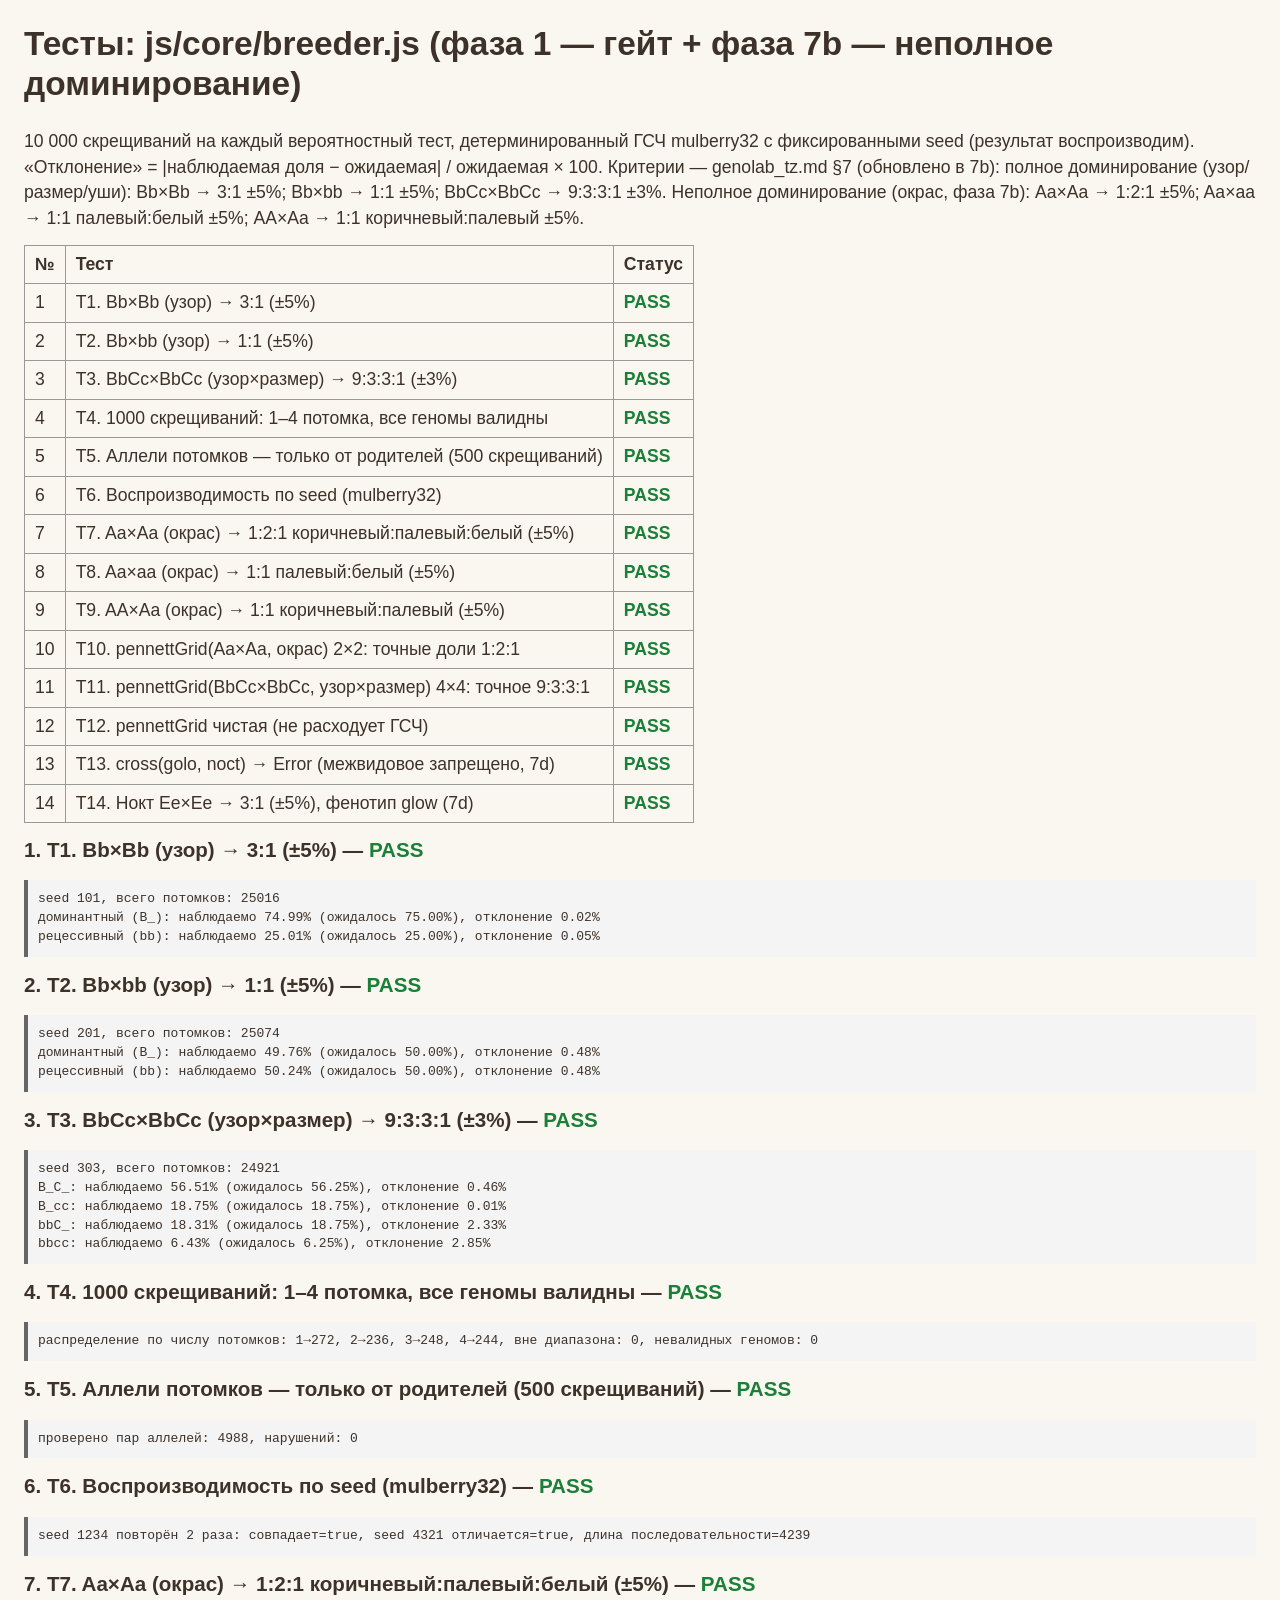
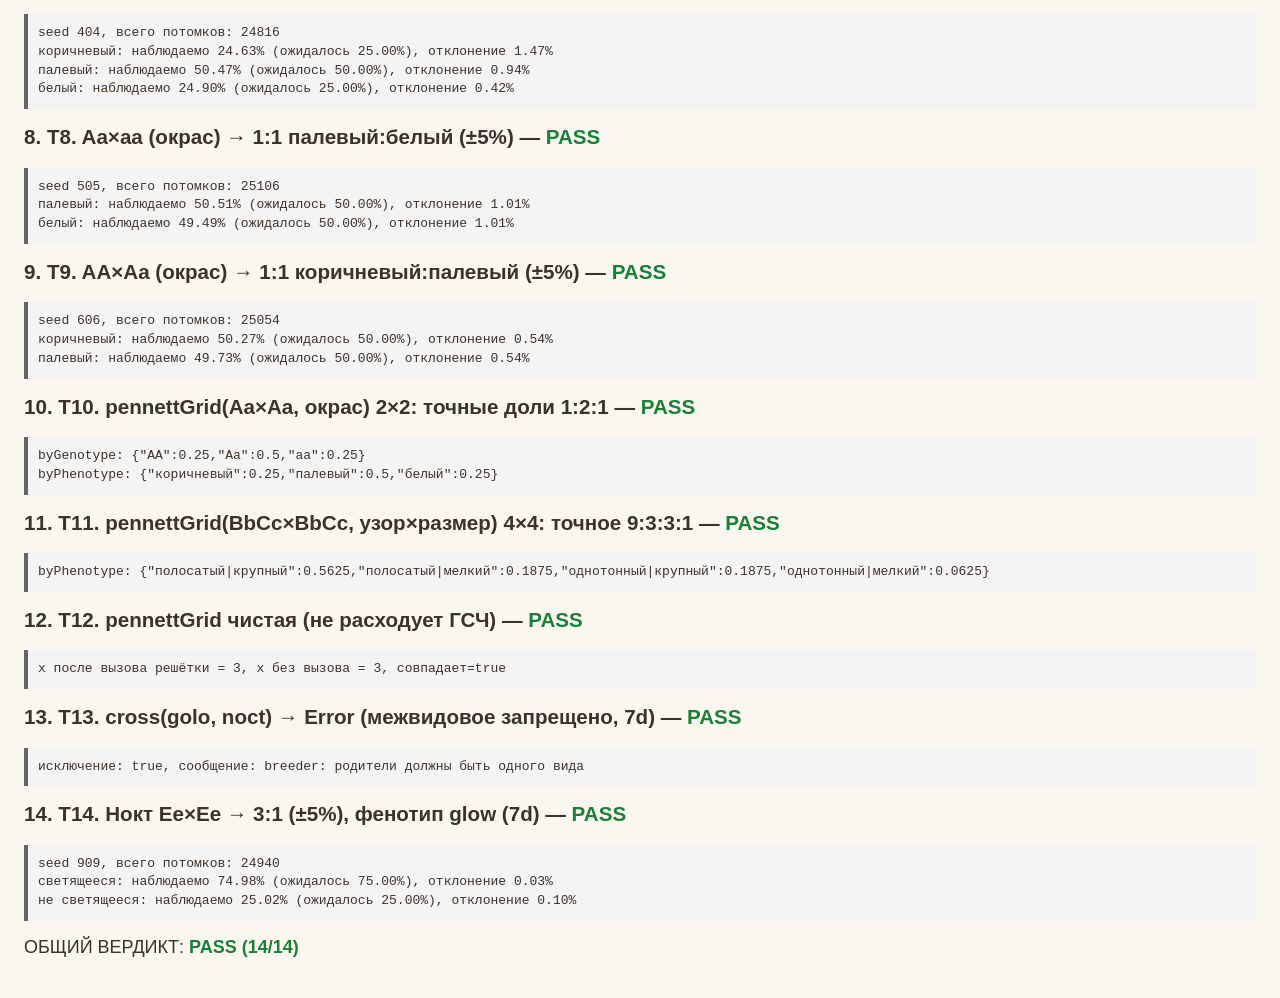
<file: tests/breeder.test.html>
<!DOCTYPE html>
<html lang="ru">
<head>
  <meta charset="UTF-8">
  <meta name="viewport" content="width=device-width, initial-scale=1">
  <title>Тесты: breeder (фаза 1 + 7b, гейт)</title>
  <link rel="stylesheet" href="../css/base.css">
  <style>
    #results table { border-collapse: collapse; margin: 12px 0; }
    #results th, #results td { border: 1px solid #999; padding: 6px 10px; text-align: left; }
    #results .pass { color: #1a7f37; font-weight: bold; }
    #results .fail { color: #c0392b; font-weight: bold; }
    #results .skip { color: #b07d1a; font-weight: bold; }
    #results pre { background: #f4f4f4; padding: 10px; border-left: 4px solid #666;
      white-space: pre-wrap; font-family: Consolas, monospace; font-size: 13px; }
    #verdict { font-size: 18px; }
  </style>
  <!-- Классические скрипты (не ESM): страница открывается с file://. -->
  <script src="../js/core/rng.js"></script>
  <script src="../js/core/genome.js"></script>
  <script src="../js/core/breeder.js"></script>
</head>
<body style="padding: 24px;">
  <h1>Тесты: js/core/breeder.js (фаза 1 — гейт + фаза 7b — неполное доминирование)</h1>
  <p>10 000 скрещиваний на каждый вероятностный тест, детерминированный ГСЧ
     mulberry32 с фиксированными seed (результат воспроизводим).
     «Отклонение» = |наблюдаемая доля − ожидаемая| / ожидаемая × 100.
     Критерии — genolab_tz.md §7 (обновлено в 7b): полное доминирование
     (узор/размер/уши): Bb×Bb → 3:1 ±5%; Bb×bb → 1:1 ±5%;
     BbCc×BbCc → 9:3:3:1 ±3%. Неполное доминирование (окрас, фаза 7b):
     Aa×Aa → 1:2:1 ±5%; Aa×aa → 1:1 палевый:белый ±5%;
     AA×Aa → 1:1 коричневый:палевый ±5%.</p>
  <div id="results"><p>Выполняются тесты…</p></div>
  <script>
  (function () {
    'use strict';

    var out = document.getElementById('results');
    if (!window.GenoLab || !window.GenoLab.core || !window.GenoLab.core.breeder ||
        !window.GenoLab.core.genome || !window.GenoLab.core.rng) {
      out.innerHTML = '<p class="fail">FAIL: модули GenoLab (rng/genome/breeder) не загрузились</p>';
      return;
    }
    var G = window.GenoLab;
    var results = [];

    function report(name, status, lines) {
      results.push({ name: name, status: status, lines: lines });
    }

    function allChildren(seed, parentA, parentB, nCross) {
      var rng = G.core.rng.createRng(seed);
      var all = [];
      for (var i = 0; i < nCross; i++) {
        all = all.concat(G.core.breeder.cross(parentA, parentB, rng));
      }
      return all;
    }

    function distTest(name, seed, parentA, parentB, classify, expected, tolPct) {
      var all = allChildren(seed, parentA, parentB, 10000);
      var counts = {};
      var total = all.length;
      all.forEach(function (ch) {
        var k = classify(ch);
        counts[k] = (counts[k] || 0) + 1;
      });
      var lines = ['seed ' + seed + ', всего потомков: ' + total];
      var ok = true;
      Object.keys(expected).forEach(function (k) {
        var obs = (counts[k] || 0) / total;
        var dev = Math.abs(obs - expected[k]) / expected[k] * 100;
        if (dev > tolPct) ok = false;
        lines.push(k + ': наблюдаемо ' + (obs * 100).toFixed(2) + '% ' +
          '(ожидалось ' + (expected[k] * 100).toFixed(2) + '%), ' +
          'отклонение ' + dev.toFixed(2) + '%' + (dev > tolPct ? ' — ПРЕВЫШЕНО' : ''));
      });
      report(name, ok ? 'PASS' : 'FAIL', lines);
    }

    var mk = function (pairs) { return G.core.genome.createGenome('golo', pairs); };
    /* Фаза 7b: T1–T3 переведены на узор/размер (полное доминирование);
     * окрасные распределения — отдельные тесты T7–T9 (неполное доминирование). */
    var Bb   = mk([['A', 'a'], ['B', 'b'], ['C', 'C'], ['D', 'D']]);
    var bb   = mk([['a', 'a'], ['b', 'b'], ['C', 'C'], ['D', 'D']]);
    var BbCc = mk([['A', 'a'], ['B', 'b'], ['C', 'c'], ['D', 'D']]);
    var AaC  = mk([['A', 'a'], ['B', 'B'], ['C', 'C'], ['D', 'D']]); /* окрас Aa, остальное домин. */
    var aaC  = mk([['a', 'a'], ['B', 'B'], ['C', 'C'], ['D', 'D']]); /* окрас aa */
    var AAC  = mk([['A', 'A'], ['B', 'B'], ['C', 'C'], ['D', 'D']]); /* окрас AA */

    function pat1(ch) { return (ch.pairs[1][0] === 'B' || ch.pairs[1][1] === 'B') ? 'доминантный (B_)' : 'рецессивный (bb)'; }
    function dihybrid(ch) {
      var d1 = (ch.pairs[1][0] === 'B' || ch.pairs[1][1] === 'B');
      var d2 = (ch.pairs[2][0] === 'C' || ch.pairs[2][1] === 'C');
      return (d1 ? 'B_' : 'bb') + (d2 ? 'C_' : 'cc');
    }
    /* Фенотип окраса через genomeToPhenotype (фаза 7b: Aa → «палевый»). */
    function colorPhen(ch) { return G.core.genome.genomeToPhenotype(ch).color; }

    /* 1–3. Полное доминирование: узор и размер (10 000 скрещиваний). */
    distTest('T1. Bb×Bb (узор) → 3:1 (±5%)', 101, Bb, Bb, pat1,
      { 'доминантный (B_)': 0.75, 'рецессивный (bb)': 0.25 }, 5);
    distTest('T2. Bb×bb (узор) → 1:1 (±5%)', 201, Bb, bb, pat1,
      { 'доминантный (B_)': 0.5, 'рецессивный (bb)': 0.5 }, 5);
    distTest('T3. BbCc×BbCc (узор×размер) → 9:3:3:1 (±3%)', 303, BbCc, BbCc, dihybrid,
      { 'B_C_': 9 / 16, 'B_cc': 3 / 16, 'bbC_': 3 / 16, 'bbcc': 1 / 16 }, 3);

    /* 4. Количество потомков: 1000 скрещиваний, 1–4 шт., геномы валидны. */
    (function () {
      var counts = { 1: 0, 2: 0, 3: 0, 4: 0 };
      var badGenomes = 0;
      var rng = G.core.rng.createRng(900);
      for (var i = 0; i < 1000; i++) {
        var kids = G.core.breeder.cross(BbCc, BbCc, rng);
        if (kids.length < 1 || kids.length > 4) {
          counts[0] = (counts[0] || 0) + 1;
        } else {
          counts[kids.length] = (counts[kids.length] || 0) + 1;
        }
        kids.forEach(function (k) {
          if (!G.core.genome.validateGenome(k).ok) badGenomes++;
        });
      }
      var ok = (counts[0] || 0) === 0 && badGenomes === 0;
      report('T4. 1000 скрещиваний: 1–4 потомка, все геномы валидны', ok ? 'PASS' : 'FAIL',
        ['распределение по числу потомков: 1→' + (counts[1] || 0) +
         ', 2→' + (counts[2] || 0) + ', 3→' + (counts[3] || 0) + ', 4→' + (counts[4] || 0) +
         ', вне диапазона: ' + (counts[0] || 0) + ', невалидных геномов: ' + badGenomes]);
    })();

    /* 5. Чистота аллелей: у каждого потомка аллель [0] — из A, [1] — из B. */
    (function () {
      var rng = G.core.rng.createRng(901);
      var bad = 0;
      var total = 0;
      for (var i = 0; i < 500; i++) {
        G.core.breeder.cross(BbCc, bb, rng).forEach(function (k) {
          k.pairs.forEach(function (p, j) {
            total++;
            var pa = BbCc.pairs[j], pb = bb.pairs[j];
            if (p[0] !== pa[0] && p[0] !== pa[1]) bad++;
            if (p[1] !== pb[0] && p[1] !== pb[1]) bad++;
          });
        });
      }
      report('T5. Аллели потомков — только от родителей (500 скрещиваний)',
        bad === 0 ? 'PASS' : 'FAIL',
        ['проверено пар аллелей: ' + total + ', нарушений: ' + bad]);
    })();

    /* 6. Воспроизводимость: одинаковый seed → одинаковый результат. */
    (function () {
      function seq(seed) {
        var rng = G.core.rng.createRng(seed);
        var s = '';
        for (var i = 0; i < 200; i++) {
          G.core.breeder.cross(BbCc, BbCc, rng).forEach(function (k) {
            s += G.core.genome.genotypeString(k) + ';';
          });
        }
        return s;
      }
      var s1 = seq(1234), s2 = seq(1234), s3 = seq(4321);
      var ok = s1 === s2 && s1 !== s3;
      report('T6. Воспроизводимость по seed (mulberry32)', ok ? 'PASS' : 'FAIL',
        ['seed 1234 повторён 2 раза: совпадает=' + (s1 === s2) +
         ', seed 4321 отличается=' + (s1 !== s3) + ', длина последовательности=' + s1.length]);
    })();

    /* 7–9. Неполное доминирование окраса (фаза 7b, 10 000 скрещиваний). */
    distTest('T7. Aa×Aa (окрас) → 1:2:1 коричневый:палевый:белый (±5%)', 404, AaC, AaC, colorPhen,
      { 'коричневый': 0.25, 'палевый': 0.5, 'белый': 0.25 }, 5);
    distTest('T8. Aa×aa (окрас) → 1:1 палевый:белый (±5%)', 505, AaC, aaC, colorPhen,
      { 'палевый': 0.5, 'белый': 0.5 }, 5);
    distTest('T9. AA×Aa (окрас) → 1:1 коричневый:палевый (±5%)', 606, AAC, AaC, colorPhen,
      { 'коричневый': 0.5, 'палевый': 0.5 }, 5);

    /* 10. pennettGrid Aa×Aa (окрас): решётка 2×2, точные доли 1:2:1. */
    (function () {
      var grid = G.core.breeder.pennettGrid(AaC, AaC, ['color']);
      var ok = grid.rows === 2 && grid.cols === 2 &&
        Math.abs(grid.byGenotype['AA'] - 0.25) < 1e-12 &&
        Math.abs(grid.byGenotype['Aa'] - 0.5) < 1e-12 &&
        Math.abs(grid.byGenotype['aa'] - 0.25) < 1e-12 &&
        Math.abs(grid.byPhenotype['коричневый'] - 0.25) < 1e-12 &&
        Math.abs(grid.byPhenotype['палевый'] - 0.5) < 1e-12 &&
        Math.abs(grid.byPhenotype['белый'] - 0.25) < 1e-12;
      report('T10. pennettGrid(Aa×Aa, окрас) 2×2: точные доли 1:2:1', ok ? 'PASS' : 'FAIL',
        ['byGenotype: ' + JSON.stringify(grid.byGenotype) +
         '\nbyPhenotype: ' + JSON.stringify(grid.byPhenotype)]);
    })();

    /* 11. pennettGrid BbCc×BbCc (узор×размер): решётка 4×4, 9:3:3:1 точно. */
    (function () {
      var grid = G.core.breeder.pennettGrid(BbCc, BbCc, ['pattern', 'size']);
      var ok = grid.rows === 4 && grid.cols === 4 &&
        Math.abs(grid.byPhenotype['полосатый|крупный'] - 9 / 16) < 1e-12 &&
        Math.abs(grid.byPhenotype['полосатый|мелкий'] - 3 / 16) < 1e-12 &&
        Math.abs(grid.byPhenotype['однотонный|крупный'] - 3 / 16) < 1e-12 &&
        Math.abs(grid.byPhenotype['однотонный|мелкий'] - 1 / 16) < 1e-12;
      report('T11. pennettGrid(BbCc×BbCc, узор×размер) 4×4: точное 9:3:3:1', ok ? 'PASS' : 'FAIL',
        ['byPhenotype: ' + JSON.stringify(grid.byPhenotype)]);
    })();

    /* 12. pennettGrid — чистая функция: не трогает состояние ГСЧ. */
    (function () {
      var r1 = G.core.rng.createRng(777);
      G.core.breeder.pennettGrid(BbCc, BbCc, ['pattern', 'size']);
      var x1 = r1.randomInt(1, 4);
      var r2 = G.core.rng.createRng(777);
      var x2 = r2.randomInt(1, 4);
      var ok = x1 === x2;
      report('T12. pennettGrid чистая (не расходует ГСЧ)', ok ? 'PASS' : 'FAIL',
        ['x после вызова решётки = ' + x1 + ', x без вызова = ' + x2 + ', совпадает=' + ok]);
    })();

    /* Фаза 7d: 13. Межвидовое скрещивание запрещено (checkBoth → Error). */
    (function () {
      var noctEe = G.core.genome.createGenome('noct', [['E', 'e']]);
      var threw = false;
      var msg = '';
      try {
        G.core.breeder.cross(AaC, noctEe);
      } catch (e) { threw = true; msg = e.message; }
      report('T13. cross(golo, noct) → Error (межвидовое запрещено, 7d)', threw ? 'PASS' : 'FAIL',
        ['исключение: ' + threw + ', сообщение: ' + msg]);
    })();

    /* Фаза 7d: 14. Нокт: Ee×Ee → 3:1 светящееся:не светящееся (±5%). */
    (function () {
      var mkN = function (pairs) { return G.core.genome.createGenome('noct', pairs); };
      distTest('T14. Нокт Ee×Ee → 3:1 (±5%), фенотип glow (7d)', 909,
        mkN([['E', 'e']]), mkN([['E', 'e']]),
        function (ch) { return G.core.genome.genomeToPhenotype(ch).glow; },
        { 'светящееся': 0.75, 'не светящееся': 0.25 }, 5);
    })();

    /* Вывод в DOM. */
    var nPass = results.filter(function (r) { return r.status === 'PASS'; }).length;
    var nFail = results.length - nPass;
    var html = '<table><tr><th>№</th><th>Тест</th><th>Статус</th></tr>';
    results.forEach(function (r, i) {
      var cls = r.status === 'PASS' ? 'pass' : (r.status === 'SKIP' ? 'skip' : 'fail');
      html += '<tr><td>' + (i + 1) + '</td><td>' + r.name + '</td><td class="' + cls + '">' + r.status + '</td></tr>';
    });
    html += '</table>';
    results.forEach(function (r, i) {
      html += '<h3>' + (i + 1) + '. ' + r.name + ' — <span class="' +
        (r.status === 'PASS' ? 'pass' : 'fail') + '">' + r.status + '</span></h3><pre>' +
        r.lines.join('\n') + '</pre>';
    });
    html += '<p id="verdict">ОБЩИЙ ВЕРДИКТ: <span class="' + (nFail ? 'fail' : 'pass') + '">' +
      (nFail ? 'FAIL (' + nPass + '/' + results.length + ', упало ' + nFail + ')' : 'PASS (' + nPass + '/' + results.length + ')') + '</span></p>';
    out.innerHTML = html;
  })();
  </script>
</body>
</html>
</file>
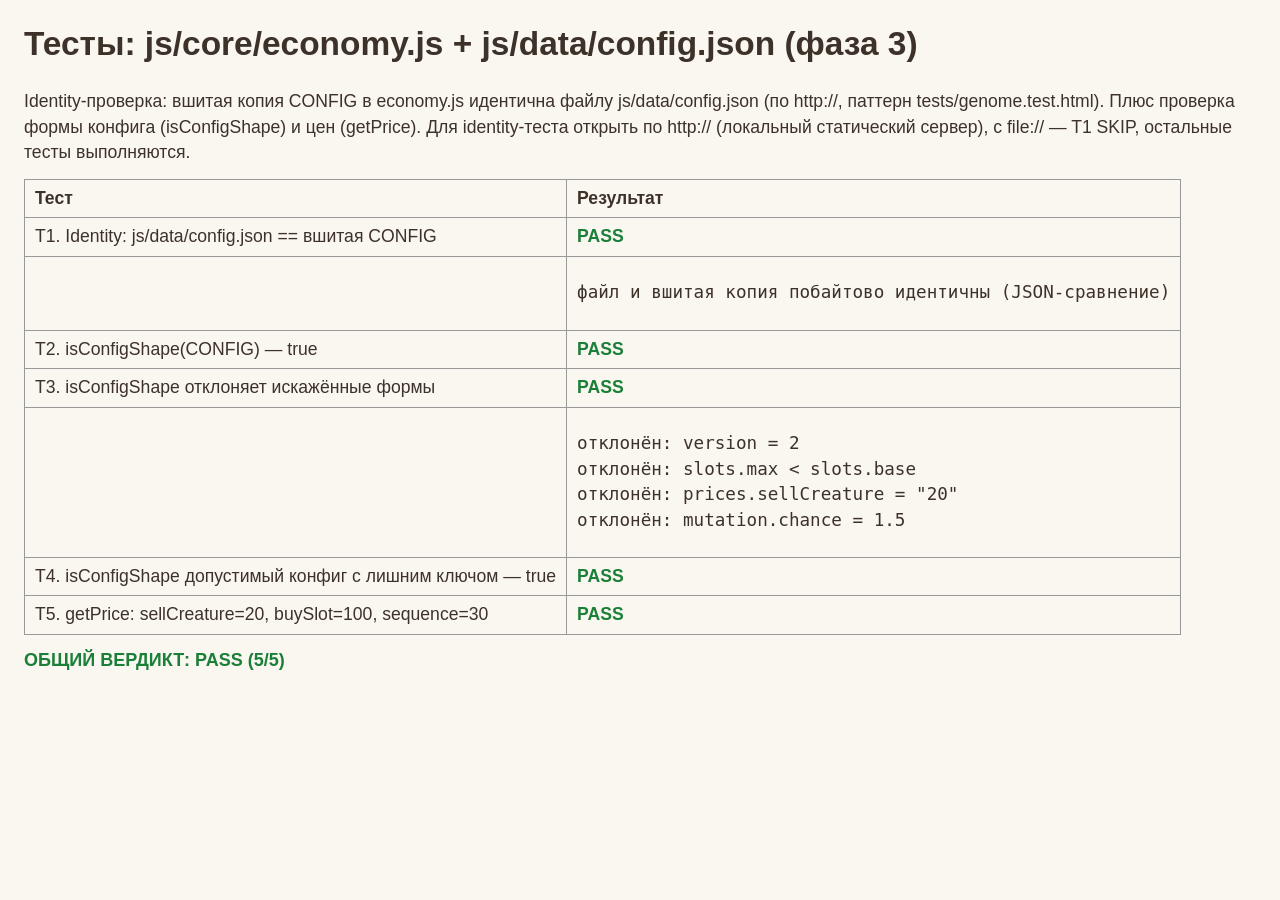
<file: tests/config_test.html>
<!DOCTYPE html>
<html lang="ru">
<head>
  <meta charset="UTF-8">
  <meta name="viewport" content="width=device-width, initial-scale=1">
  <title>Тесты: config (фаза 3)</title>
  <link rel="stylesheet" href="../css/base.css">
  <style>
    #results table { border-collapse: collapse; margin: 12px 0; }
    #results th, #results td { border: 1px solid #999; padding: 6px 10px; text-align: left; }
    #results .pass { color: #1a7f37; font-weight: bold; }
    #results .fail { color: #c0392b; font-weight: bold; }
    #results .skip { color: #b07d1a; font-weight: bold; }
    #verdict { font-size: 18px; }
  </style>
  <!-- Классические скрипты (не ESM). fetch('../js/data/config.json') работает
       только по http://; с file:// T1 помечается SKIP (CORS), как в ТЗ. -->
  <script src="../js/core/economy.js"></script>
</head>
<body style="padding: 24px;">
  <h1>Тесты: js/core/economy.js + js/data/config.json (фаза 3)</h1>
  <p>Identity-проверка: вшитая копия CONFIG в economy.js идентична файлу
     js/data/config.json (по http://, паттерн tests/genome.test.html).
     Плюс проверка формы конфига (isConfigShape) и цен (getPrice).
     Для identity-теста открыть по http:// (локальный статический сервер),
     с file:// — T1 SKIP, остальные тесты выполняются.</p>
  <div id="results"><p>Выполняются тесты…</p></div>
  <script>
  (function () {
    'use strict';
    var out = document.getElementById('results');
    if (!window.GenoLab || !window.GenoLab.core || !window.GenoLab.core.economy) {
      out.innerHTML = '<p class="fail">FAIL: модуль GenoLab.core.economy не загрузился</p>';
      return;
    }
    var eco = window.GenoLab.core.economy;
    var results = [];

    function report(name, status, lines) {
      results.push({ name: name, status: status, lines: lines || [] });
    }

    function deepEqual(a, b) { return JSON.stringify(a) === JSON.stringify(b); }

    /* T1. Identity: файл js/data/config.json == вшитой копии CONFIG (по http://). */
    (function () {
      fetch('../js/data/config.json', { cache: 'no-store' })
        .then(function (r) {
          if (!r.ok) throw new Error('HTTP ' + r.status);
          return r.json();
        })
        .then(function (file) {
          if (deepEqual(file, eco.CONFIG)) {
            report('T1. Identity: js/data/config.json == вшитая CONFIG', 'PASS',
              ['файл и вшитая копия побайтово идентичны (JSON-сравнение)']);
          } else {
            report('T1. Identity: js/data/config.json == вшитая CONFIG', 'FAIL',
              ['файл:  ' + JSON.stringify(file),
               'вшитая: ' + JSON.stringify(eco.CONFIG)]);
          }
          finish();
        })
        .catch(function (e) {
          /* file:// — fetch локального JSON блокируется CORS. */
          report('T1. Identity: js/data/config.json == вшитая CONFIG', 'SKIP',
            ['fetch не доступен на странице (' + e.message +
             ' — вероятно file://; identity-тест выполняется по http://)']);
          finish();
        });
    })();

    function finish() {
      /* T2. Форма вшитого конфига проходит валидацию. */
      report('T2. isConfigShape(CONFIG) — true',
        eco.isConfigShape(eco.CONFIG) ? 'PASS' : 'FAIL');

      /* T3. Искажённые формы отклоняются. */
      var mustReject = [
        ['version = 2', Object.assign({}, eco.CONFIG, { version: 2 })],
        ['slots.max < slots.base', { version: 1, slots: { base: 12, max: 5 },
          prices: eco.CONFIG.prices, mutation: eco.CONFIG.mutation }],
        ['prices.sellCreature = "20"', (function () {
          var c = JSON.parse(JSON.stringify(eco.CONFIG));
          c.prices.sellCreature = '20'; return c; })()],
        ['mutation.chance = 1.5', { version: 1, slots: eco.CONFIG.slots,
          prices: eco.CONFIG.prices, mutation: { enabled: false, chance: 1.5 } }]
      ];
      var t3ok = true, t3lines = [];
      mustReject.forEach(function (case_) {
        var r = eco.isConfigShape(case_[1]);
        if (r !== false) { t3ok = false; t3lines.push('НЕ отклонён: ' + case_[0]); }
        else { t3lines.push('отклонён: ' + case_[0]); }
      });
      report('T3. isConfigShape отклоняет искажённые формы', t3ok ? 'PASS' : 'FAIL', t3lines);

      /* T4. Лишние ключи не ломают валидацию (forward-compat). */
      var withExtra = Object.assign({}, eco.CONFIG, { future: 42 });
      report('T4. isConfigShape допустимый конфиг с лишним ключом — true',
        eco.isConfigShape(withExtra) ? 'PASS' : 'FAIL');

      /* T5. Цены из вшитого конфига. */
      var t5ok = eco.getPrice('sellCreature') === 20 &&
                 eco.getPrice('buySlot') === 100 &&
                 eco.getPrice('sequence') === 30;
      report('T5. getPrice: sellCreature=20, buySlot=100, sequence=30', t5ok ? 'PASS' : 'FAIL');

      /* Итог. */
      var html = '<table><tr><th>Тест</th><th>Результат</th></tr>';
      results.forEach(function (r) {
        html += '<tr><td>' + r.name + '</td><td class="' + r.status.toLowerCase() + '">' +
          r.status + '</td></tr>';
        if (r.lines.length) {
          html += '<tr><td></td><td><pre>' +
            r.lines.join('\n').replace(/</g, '&lt;') + '</pre></td></tr>';
        }
      });
      html += '</table>';
      var passed = results.filter(function (r) { return r.status === 'PASS'; }).length;
      var failed = results.filter(function (r) { return r.status === 'FAIL'; }).length;
      var skipped = results.filter(function (r) { return r.status === 'SKIP'; }).length;
      var verdict = (failed === 0)
        ? ('ОБЩИЙ ВЕРДИКТ: PASS (' + passed + '/' + results.length +
           (skipped ? ', SKIP ' + skipped : '') + ')')
        : ('ОБЩИЙ ВЕРДИКТ: FAIL (' + failed + ' падений)');
      out.innerHTML = html + '<div id="verdict" class="' +
        (failed === 0 ? 'pass' : 'fail') + '">' + verdict + '</div>';
      window.__configTestDone = true;
      window.__configTestVerdict = verdict;
    }
  })();
  </script>
</body>
</html>
</file>
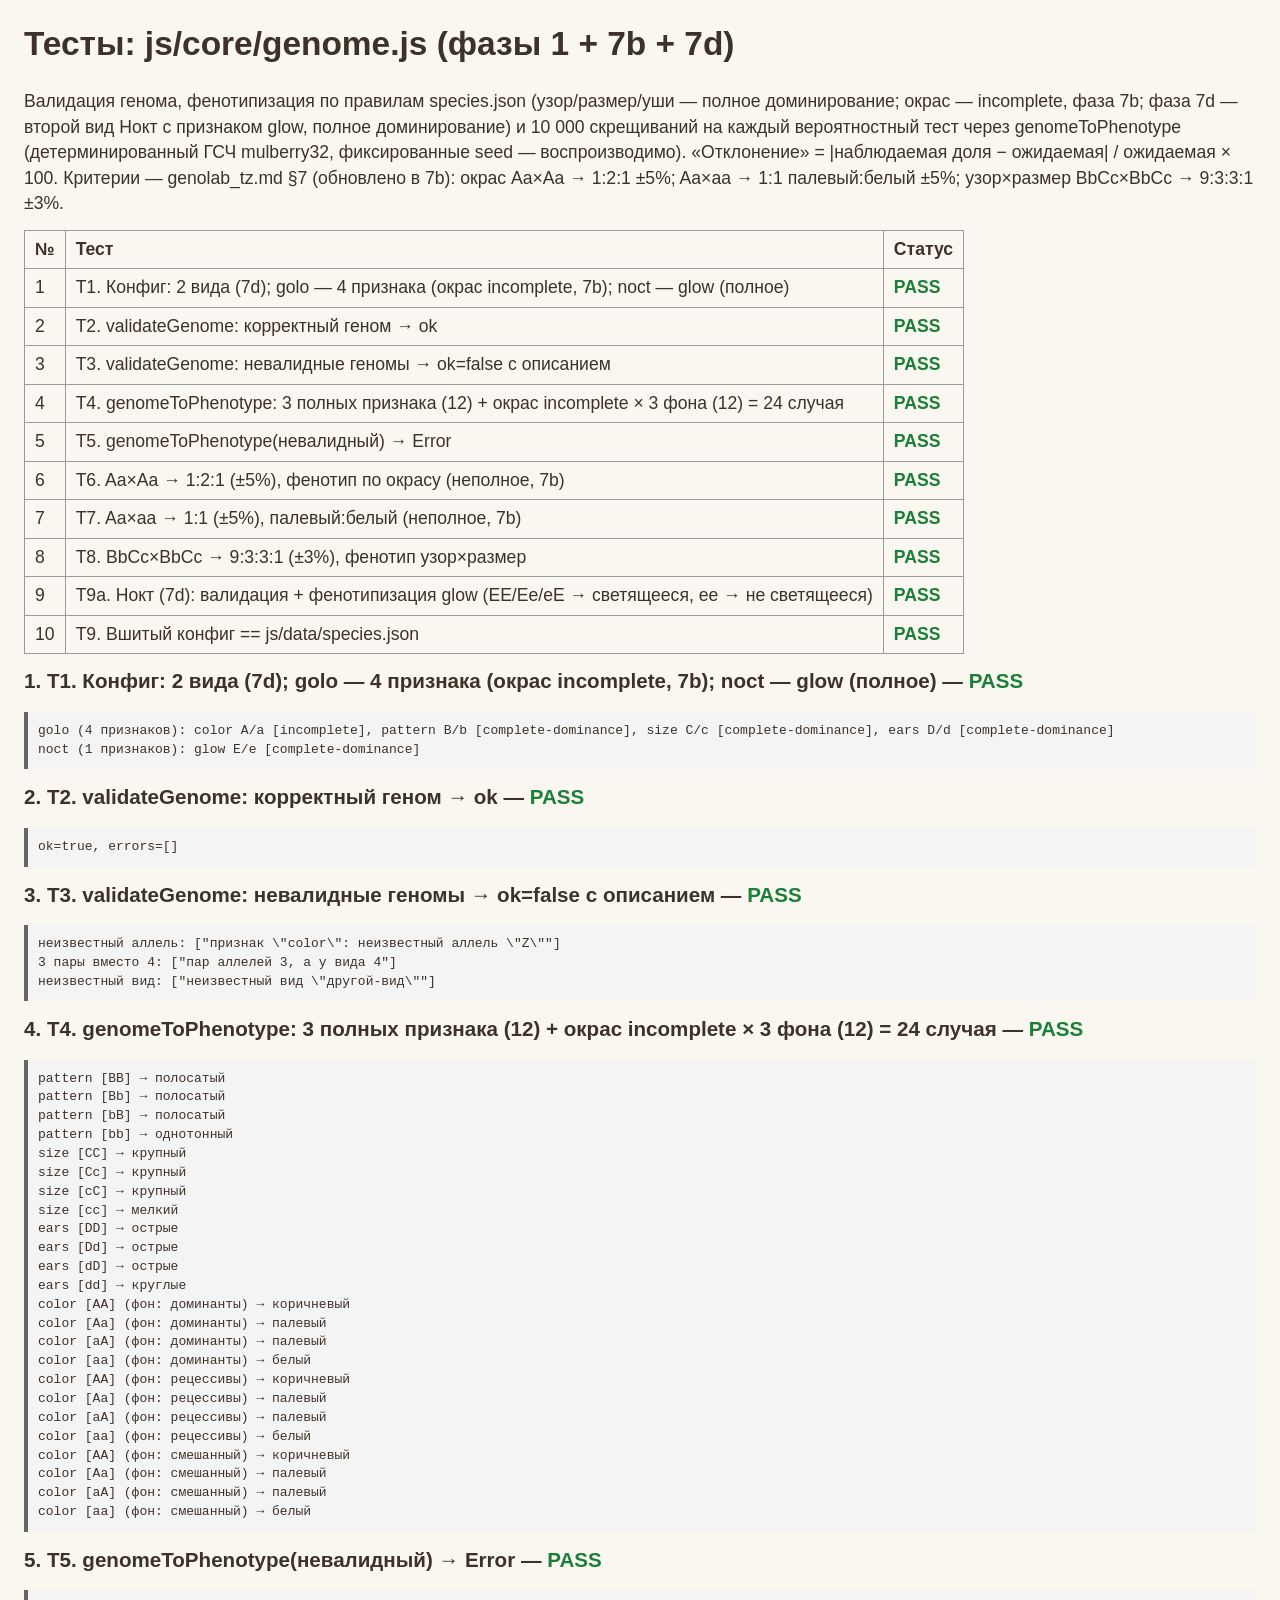
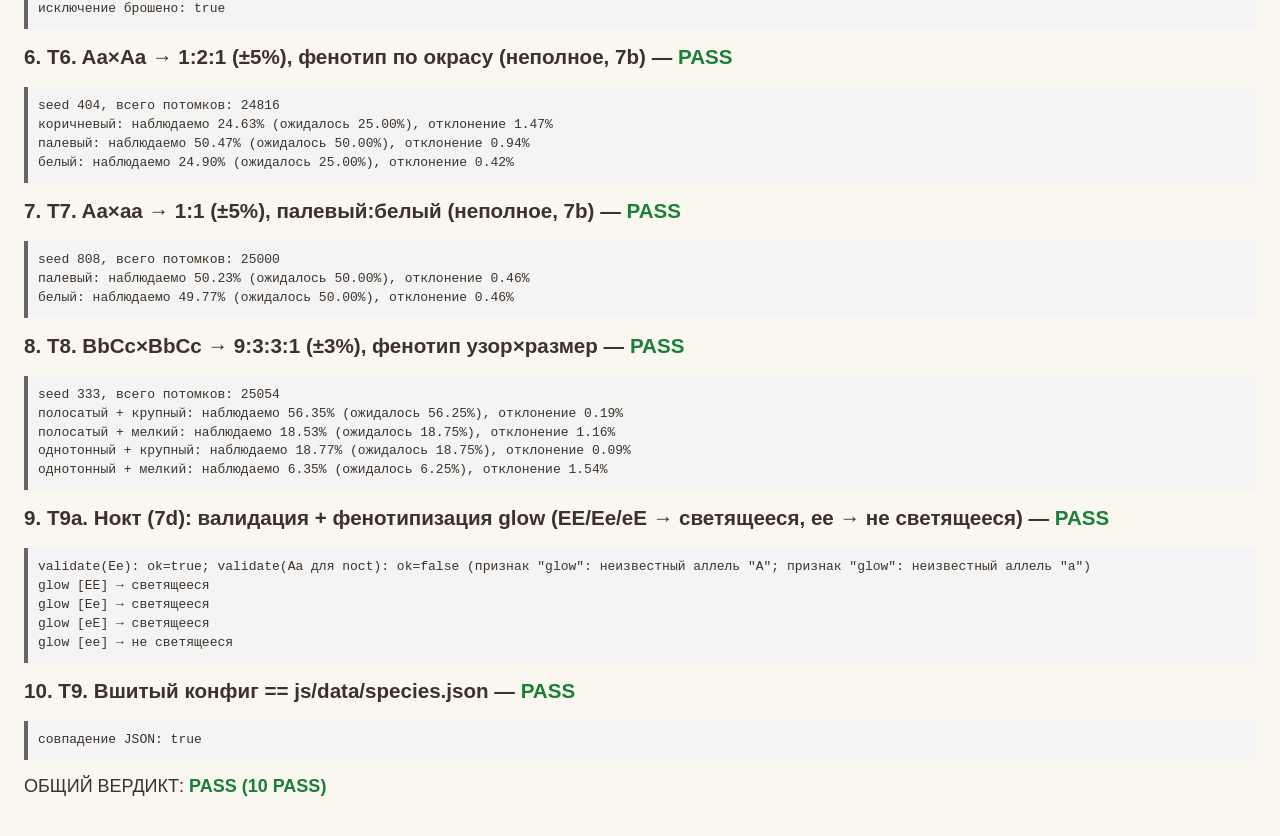
<file: tests/genome.test.html>
<!DOCTYPE html>
<html lang="ru">
<head>
  <meta charset="UTF-8">
  <meta name="viewport" content="width=device-width, initial-scale=1">
  <title>Тесты: genome (фаза 1)</title>
  <link rel="stylesheet" href="../css/base.css">
  <style>
    #results table { border-collapse: collapse; margin: 12px 0; }
    #results th, #results td { border: 1px solid #999; padding: 6px 10px; text-align: left; }
    #results .pass { color: #1a7f37; font-weight: bold; }
    #results .fail { color: #c0392b; font-weight: bold; }
    #results .skip { color: #b07d1a; font-weight: bold; }
    #results pre { background: #f4f4f4; padding: 10px; border-left: 4px solid #666;
      white-space: pre-wrap; font-family: Consolas, monospace; font-size: 13px; }
    #verdict { font-size: 18px; }
  </style>
  <!-- Классические скрипты (не ESM): страница открывается с file://. -->
  <script src="../js/core/rng.js"></script>
  <script src="../js/core/genome.js"></script>
  <script src="../js/core/breeder.js"></script>
</head>
<body style="padding: 24px;">
  <h1>Тесты: js/core/genome.js (фазы 1 + 7b + 7d)</h1>
  <p>Валидация генома, фенотипизация по правилам species.json
     (узор/размер/уши — полное доминирование; окрас — incomplete, фаза 7b;
     фаза 7d — второй вид Нокт с признаком glow, полное доминирование)
     и 10 000 скрещиваний на каждый вероятностный тест через genomeToPhenotype
     (детерминированный ГСЧ mulberry32, фиксированные seed — воспроизводимо).
     «Отклонение» = |наблюдаемая доля − ожидаемая| / ожидаемая × 100.
     Критерии — genolab_tz.md §7 (обновлено в 7b): окрас Aa×Aa → 1:2:1 ±5%;
     Aa×aa → 1:1 палевый:белый ±5%; узор×размер BbCc×BbCc → 9:3:3:1 ±3%.</p>
  <div id="results"><p>Выполняются тесты…</p></div>
  <script>
  (function () {
    'use strict';

    var out = document.getElementById('results');
    if (!window.GenoLab || !window.GenoLab.core || !window.GenoLab.core.breeder ||
        !window.GenoLab.core.genome || !window.GenoLab.core.rng) {
      out.innerHTML = '<p class="fail">FAIL: модули GenoLab (rng/genome/breeder) не загрузились</p>';
      return;
    }
    var G = window.GenoLab;
    var results = [];

    function report(name, status, lines) {
      results.push({ name: name, status: status, lines: lines });
    }

    var mk = function (pairs) { return G.core.genome.createGenome('golo', pairs); };
    var mkNoct = function (pairs) { return G.core.genome.createGenome('noct', pairs); };
    var cfg = G.core.genome.getSpeciesConfig();
    var sp = cfg.species[0]; /* golo — первый в species.json */

    /* 1. Конфиг видов (фаза 7d): два вида — golo (4 признака; окрас —
       incomplete, фаза 7b, остальные — полное) и noct (1 признак glow,
       полное доминирование). */
    (function () {
      var golo = cfg.species.filter(function (s) { return s.id === 'golo'; })[0];
      var noct = cfg.species.filter(function (s) { return s.id === 'noct'; })[0];
      var colorT = golo.traits.filter(function (t) { return t.id === 'color'; })[0];
      var others = golo.traits.filter(function (t) { return t.id !== 'color'; });
      var glowT = noct && noct.traits.filter(function (t) { return t.id === 'glow'; })[0];
      var ok = cfg.species.length === 2 &&
        golo && golo.traits.length === 4 &&
        colorT && colorT.model === 'incomplete' &&
        typeof colorT.values[colorT.dominant + colorT.recessive] === 'string' &&
        others.every(function (t) { return t.model === 'complete-dominance'; }) &&
        ['color', 'pattern', 'size', 'ears'].every(function (id) {
          return golo.traits.some(function (t) { return t.id === id; });
        }) &&
        noct && noct.traits.length === 1 &&
        glowT && glowT.model === 'complete-dominance' &&
        typeof glowT.values[glowT.dominant] === 'string' &&
        typeof glowT.values[glowT.recessive] === 'string';
      var lines = ['golo (' + golo.traits.length + ' признаков): ' +
        golo.traits.map(function (t) { return t.id + ' ' + t.dominant + '/' + t.recessive + ' [' + t.model + ']'; }).join(', ') +
        '\nnoct (' + (noct ? noct.traits.length : 0) + ' признаков): ' +
        (noct ? noct.traits.map(function (t) { return t.id + ' ' + t.dominant + '/' + t.recessive + ' [' + t.model + ']'; }).join(', ') : 'вид не найден')];
      report('T1. Конфиг: 2 вида (7d); golo — 4 признака (окрас incomplete, 7b); noct — glow (полное)',
        ok ? 'PASS' : 'FAIL', lines);
    })();

    /* 2. Валидация: корректный геном. */
    (function () {
      var v = G.core.genome.validateGenome(mk([['A', 'a'], ['b', 'B'], ['c', 'c'], ['D', 'd']]));
      report('T2. validateGenome: корректный геном → ok', v.ok ? 'PASS' : 'FAIL',
        ['ok=' + v.ok + ', errors=' + JSON.stringify(v.errors)]);
    })();

    /* 3. Валидация: неизвестный аллель, лишняя пара, чужой вид. */
    (function () {
      var bad1 = G.core.genome.validateGenome({ species: 'golo', pairs: [['Z', 'a'], ['B', 'B'], ['C', 'C'], ['D', 'D']] });
      var bad2 = G.core.genome.validateGenome({ species: 'golo', pairs: [['A', 'A'], ['B', 'B'], ['C', 'C']] });
      var bad3 = G.core.genome.validateGenome({ species: 'другой-вид', pairs: [['A', 'A'], ['B', 'B'], ['C', 'C'], ['D', 'D']] });
      var ok = !bad1.ok && bad1.errors.length > 0 && !bad2.ok && !bad3.ok;
      report('T3. validateGenome: невалидные геномы → ok=false с описанием', ok ? 'PASS' : 'FAIL',
        ['неизвестный аллель: ' + JSON.stringify(bad1.errors) +
         '\n3 пары вместо 4: ' + JSON.stringify(bad2.errors) +
         '\nнеизвестный вид: ' + JSON.stringify(bad3.errors)]);
    })();

    /* 4. Фенотипизация (24 случая): 3 признака полного доминирования —
       AA/Aa/aA→дом, aa→рец (12); окрас (incomplete, фаза 7b) —
       AA→коричневый, Aa/aA→палевый, aa→белый × 3 фона остальных признаков
       (12). Итого 12 + 12 = 24. */
    (function () {
      var lines = [];
      var ok = true;
      var completeTraits = sp.traits.filter(function (t) { return t.id !== 'color'; });
      completeTraits.forEach(function (t) {
        var i = sp.traits.indexOf(t);
        var cases = [[t.dominant, t.dominant], [t.dominant, t.recessive], [t.recessive, t.dominant], [t.recessive, t.recessive]];
        var expectedVals = [t.values[t.dominant], t.values[t.dominant], t.values[t.dominant], t.values[t.recessive]];
        cases.forEach(function (c, j) {
          var pairs = sp.traits.map(function (_, k) {
            return k === i ? [c[0], c[1]] : [sp.traits[k].dominant, sp.traits[k].dominant];
          });
          var ph = G.core.genome.genomeToPhenotype(mk(pairs));
          var got = ph[t.id];
          var pass = got === expectedVals[j];
          if (!pass) ok = false;
          lines.push(t.id + ' [' + c[0] + c[1] + '] → ' + got + (pass ? '' : '  (ожидалось ' + expectedVals[j] + ')'));
        });
      });
      var colorT = sp.traits[0];
      var colorCases = [[colorT.dominant, colorT.dominant], [colorT.dominant, colorT.recessive],
                        [colorT.recessive, colorT.dominant], [colorT.recessive, colorT.recessive]];
      var colorExpected = [colorT.values[colorT.dominant], colorT.values['Aa'],
                           colorT.values['Aa'], colorT.values[colorT.recessive]];
      /* Три фона остальных признаков: все доминантные, все рецессивные,
         смешанный (узор/размер доминантные, уши рецессивные). */
      var backgrounds = [
        function (k) { return [sp.traits[k].dominant, sp.traits[k].dominant]; },
        function (k) { return [sp.traits[k].recessive, sp.traits[k].recessive]; },
        function (k) { return (sp.traits[k].id === 'ears') ? [sp.traits[k].recessive, sp.traits[k].recessive]
                                                          : [sp.traits[k].dominant, sp.traits[k].dominant]; }
      ];
      var bgNames = ['фон: доминанты', 'фон: рецессивы', 'фон: смешанный'];
      backgrounds.forEach(function (bg, bi) {
        colorCases.forEach(function (c, j) {
          var pairs = sp.traits.map(function (_, k) {
            return k === 0 ? [c[0], c[1]] : bg(k);
          });
          var ph = G.core.genome.genomeToPhenotype(mk(pairs));
          var got = ph.color;
          var pass = got === colorExpected[j];
          if (!pass) ok = false;
          lines.push('color [' + c[0] + c[1] + '] (' + bgNames[bi] + ') → ' + got +
            (pass ? '' : '  (ожидалось ' + colorExpected[j] + ')'));
        });
      });
      report('T4. genomeToPhenotype: 3 полных признака (12) + окрас incomplete × 3 фона (12) = 24 случая',
        ok ? 'PASS' : 'FAIL', lines);
    })();

    /* 5. Фенотипизация невалидного генома → исключение. */
    (function () {
      var threw = false;
      try {
        G.core.genome.genomeToPhenotype({ species: 'golo', pairs: [['Z', 'a'], ['B', 'B'], ['C', 'C'], ['D', 'D']] });
      } catch (e) { threw = true; }
      report('T5. genomeToPhenotype(невалидный) → Error', threw ? 'PASS' : 'FAIL',
        ['исключение брошено: ' + threw]);
    })();

    /* 6–8. Вероятностные распределения: 10 000 скрещиваний,
       классификация — через genomeToPhenotype. */
    function allChildren(seed, parentA, parentB, nCross) {
      var rng = G.core.rng.createRng(seed);
      var all = [];
      for (var i = 0; i < nCross; i++) {
        all = all.concat(G.core.breeder.cross(parentA, parentB, rng));
      }
      return all;
    }
    function distTest(name, seed, parentA, parentB, classify, expected, tolPct) {
      var all = allChildren(seed, parentA, parentB, 10000);
      var counts = {};
      var total = all.length;
      all.forEach(function (ch) {
        var k = classify(ch);
        counts[k] = (counts[k] || 0) + 1;
      });
      var lines = ['seed ' + seed + ', всего потомков: ' + total];
      var ok = true;
      Object.keys(expected).forEach(function (k) {
        var obs = (counts[k] || 0) / total;
        var dev = Math.abs(obs - expected[k]) / expected[k] * 100;
        if (dev > tolPct) ok = false;
        lines.push(k + ': наблюдаемо ' + (obs * 100).toFixed(2) + '% ' +
          '(ожидалось ' + (expected[k] * 100).toFixed(2) + '%), ' +
          'отклонение ' + dev.toFixed(2) + '%' + (dev > tolPct ? ' — ПРЕВЫШЕНО' : ''));
      });
      report(name, ok ? 'PASS' : 'FAIL', lines);
    }
    var Aa = mk([['A', 'a'], ['B', 'B'], ['C', 'C'], ['D', 'D']]);
    var aa = mk([['a', 'a'], ['B', 'B'], ['C', 'C'], ['D', 'D']]);
    var BbCc = mk([['A', 'a'], ['B', 'b'], ['C', 'c'], ['D', 'D']]);
    /* Фаза 7b: окрас — неполное доминирование (Aa → «палевый»). */
    distTest('T6. Aa×Aa → 1:2:1 (±5%), фенотип по окрасу (неполное, 7b)', 404, Aa, Aa,
      function (ch) { return G.core.genome.genomeToPhenotype(ch).color; },
      { 'коричневый': 0.25, 'палевый': 0.5, 'белый': 0.25 }, 5);
    distTest('T7. Aa×aa → 1:1 (±5%), палевый:белый (неполное, 7b)', 808, Aa, aa,
      function (ch) { return G.core.genome.genomeToPhenotype(ch).color; },
      { 'палевый': 0.5, 'белый': 0.5 }, 5);
    /* 7b: 9:3:3:1 переведено на узор×размер (полное доминирование); окрас
       в дигибриде даёт 3:6:3:1:3:6:3:1 и гейт 9:3:3:1 на нём не верен. */
    distTest('T8. BbCc×BbCc → 9:3:3:1 (±3%), фенотип узор×размер', 333, BbCc, BbCc,
      function (ch) {
        var ph = G.core.genome.genomeToPhenotype(ch);
        return ph.pattern + ' + ' + ph.size;
      },
      { 'полосатый + крупный': 9 / 16, 'полосатый + мелкий': 3 / 16,
        'однотонный + крупный': 3 / 16, 'однотонный + мелкий': 1 / 16 }, 3);

    /* Фаза 7d: 9a. Нокт — валидация генома и фенотипизация glow. */
    (function () {
      var lines = [];
      var ok = true;
      var v = G.core.genome.validateGenome({ species: 'noct', pairs: [['E', 'e']] });
      ok = ok && v.ok;
      var vBad = G.core.genome.validateGenome({ species: 'noct', pairs: [['A', 'a']] });
      ok = ok && !vBad.ok;
      lines.push('validate(Ee): ok=' + v.ok + '; validate(Aa для noct): ok=' + vBad.ok +
        (vBad.errors ? ' (' + vBad.errors.join('; ') + ')' : ''));
      var cases = [['E', 'E', 'светящееся'], ['E', 'e', 'светящееся'],
                   ['e', 'E', 'светящееся'], ['e', 'e', 'не светящееся']];
      cases.forEach(function (c) {
        var ph = G.core.genome.genomeToPhenotype(mkNoct([[c[0], c[1]]]));
        var pass = ph.glow === c[2];
        if (!pass) ok = false;
        lines.push('glow [' + c[0] + c[1] + '] → ' + ph.glow + (pass ? '' : '  (ожидалось ' + c[2] + ')'));
      });
      report('T9a. Нокт (7d): валидация + фенотипизация glow (EE/Ee/eE → светящееся, ee → не светящееся)',
        ok ? 'PASS' : 'FAIL', lines);
    })();

    /* 9. Вшитый конфиг и файл species.json совпадают (только по http://;
       по file:// fetch локального JSON блокируется CORS — SKIP). */
    if (location.protocol === 'file:') {
      report('T9. Вшитый конфиг == js/data/species.json', 'SKIP',
        ['file:// — fetch локального JSON недоступен (CORS); используется вшитая копия конфига. Проверка выполняется по http://']);
    } else {
      fetch('../js/data/species.json').then(function (r) { return r.json(); }).then(function (fileData) {
        var fileJson = JSON.stringify(fileData);
        var embeddedJson = JSON.stringify(G.core.genome.getSpeciesConfig());
        var ok = fileJson === embeddedJson;
        report('T9. Вшитый конфиг == js/data/species.json', ok ? 'PASS' : 'FAIL',
          ['совпадение JSON: ' + ok]);
        render();
      }).catch(function (err) {
        report('T9. Вшитый конфиг == js/data/species.json', 'FAIL',
          ['ошибка чтения файла: ' + err.message]);
        render();
      });
      render();
    }

    function render() {
      var nPass = results.filter(function (r) { return r.status === 'PASS'; }).length;
      var nFail = results.filter(function (r) { return r.status === 'FAIL'; }).length;
      var nSkip = results.filter(function (r) { return r.status === 'SKIP'; }).length;
      var html = '<table><tr><th>№</th><th>Тест</th><th>Статус</th></tr>';
      results.forEach(function (r, i) {
        var cls = r.status === 'PASS' ? 'pass' : (r.status === 'SKIP' ? 'skip' : 'fail');
        html += '<tr><td>' + (i + 1) + '</td><td>' + r.name + '</td><td class="' + cls + '">' + r.status + '</td></tr>';
      });
      html += '</table>';
      results.forEach(function (r, i) {
        html += '<h3>' + (i + 1) + '. ' + r.name + ' — <span class="' +
          (r.status === 'PASS' ? 'pass' : (r.status === 'SKIP' ? 'skip' : 'fail')) + '">' + r.status + '</span></h3><pre>' +
          r.lines.join('\n') + '</pre>';
      });
      html += '<p id="verdict">ОБЩИЙ ВЕРДИКТ: <span class="' + (nFail ? 'fail' : 'pass') + '">' +
        (nFail ? 'FAIL (' + nPass + ' PASS / ' + nFail + ' FAIL' + (nSkip ? ' / ' + nSkip + ' SKIP' : '') + ')'
               : 'PASS (' + nPass + ' PASS' + (nSkip ? ', ' + nSkip + ' SKIP' : '') + ')') + '</span></p>';
      out.innerHTML = html;
    }
    if (location.protocol === 'file:') render();
  })();
  </script>
</body>
</html>
</file>
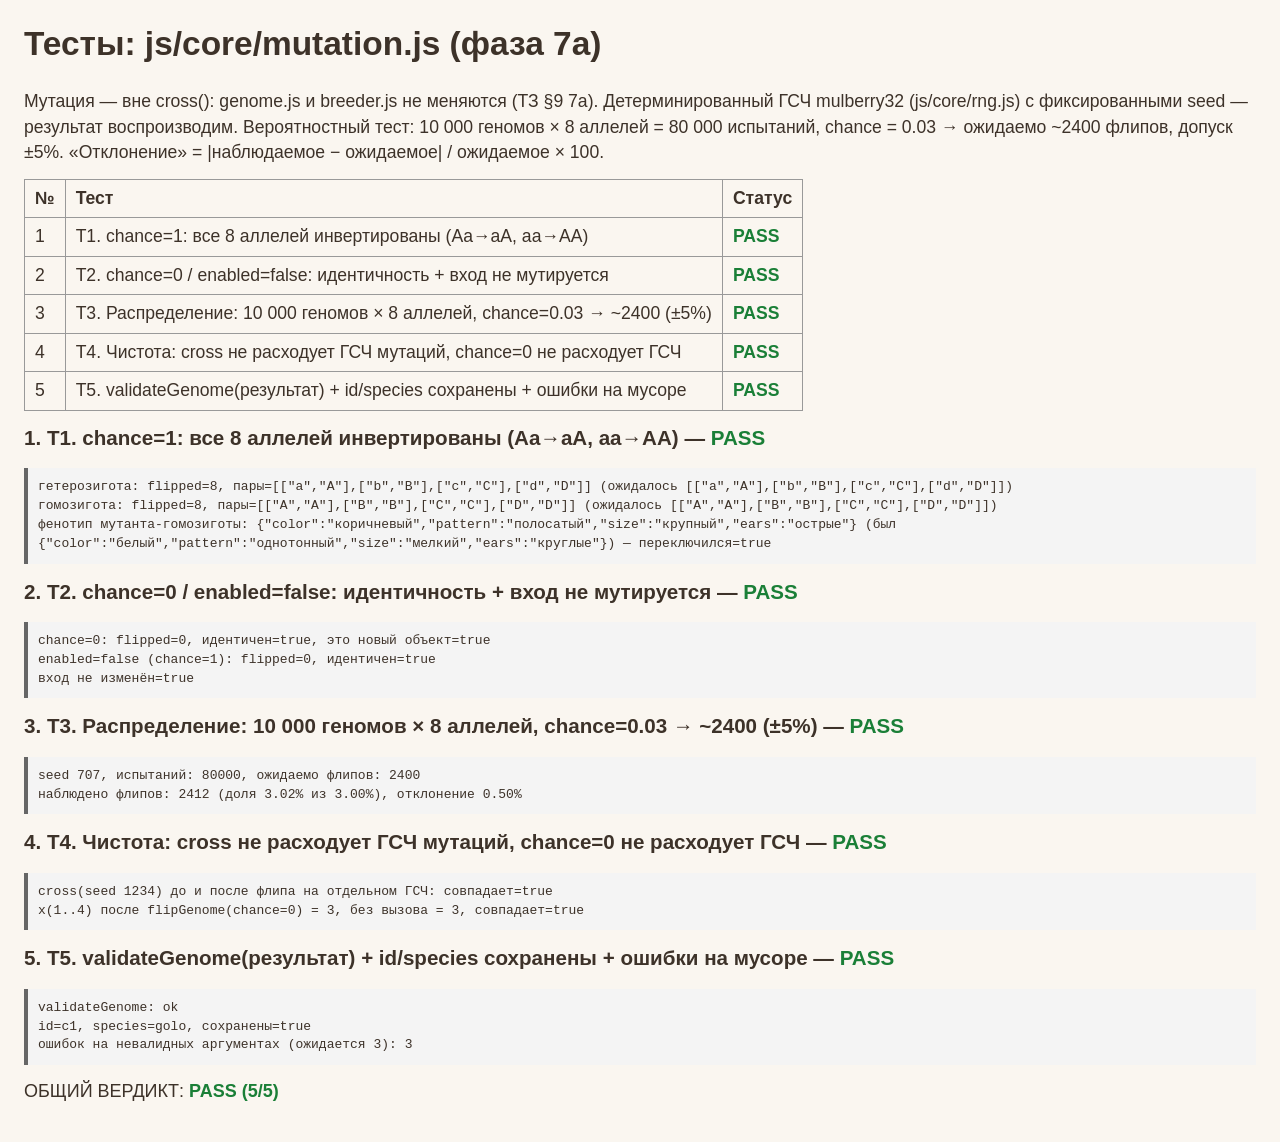
<file: tests/mutation_test.html>
<!DOCTYPE html>
<html lang="ru">
<head>
  <meta charset="UTF-8">
  <meta name="viewport" content="width=device-width, initial-scale=1">
  <title>Тесты: mutation (фаза 7a, гейт)</title>
  <link rel="stylesheet" href="../css/base.css">
  <style>
    #results table { border-collapse: collapse; margin: 12px 0; }
    #results th, #results td { border: 1px solid #999; padding: 6px 10px; text-align: left; }
    #results .pass { color: #1a7f37; font-weight: bold; }
    #results .fail { color: #c0392b; font-weight: bold; }
    #results .skip { color: #b07d1a; font-weight: bold; }
    #results pre { background: #f4f4f4; padding: 10px; border-left: 4px solid #666;
      white-space: pre-wrap; font-family: Consolas, monospace; font-size: 13px; }
    #verdict { font-size: 18px; }
  </style>
  <!-- Классические скрипты (не ESM): страница открывается с file://. -->
  <script src="../js/core/rng.js"></script>
  <script src="../js/core/genome.js"></script>
  <script src="../js/core/breeder.js"></script>
  <script src="../js/core/mutation.js"></script>
</head>
<body style="padding: 24px;">
  <h1>Тесты: js/core/mutation.js (фаза 7a)</h1>
  <p>Мутация — вне cross(): genome.js и breeder.js не меняются (ТЗ §9 7a).
     Детерминированный ГСЧ mulberry32 (js/core/rng.js) с фиксированными seed —
     результат воспроизводим. Вероятностный тест: 10 000 геномов × 8 аллелей =
     80 000 испытаний, chance = 0.03 → ожидаемо ~2400 флипов, допуск ±5%.
     «Отклонение» = |наблюдаемое − ожидаемое| / ожидаемое × 100.</p>
  <div id="results"><p>Выполняются тесты…</p></div>
  <script>
  (function () {
    'use strict';

    var out = document.getElementById('results');
    if (!window.GenoLab || !window.GenoLab.core || !window.GenoLab.core.mutation ||
        !window.GenoLab.core.genome || !window.GenoLab.core.breeder ||
        !window.GenoLab.core.rng) {
      out.innerHTML = '<p class="fail">FAIL: модули GenoLab (rng/genome/breeder/mutation) не загрузились</p>';
      return;
    }
    var G = window.GenoLab;
    var results = [];

    function report(name, status, lines) {
      results.push({ name: name, status: status, lines: lines });
    }

    function sameGenome(a, b) { return JSON.stringify(a) === JSON.stringify(b); }

    function expectedInverted(genome) {
      var p = genome.pairs.map(function (pair) {
        return [pair[0].toUpperCase() === pair[0] ? pair[0].toLowerCase() : pair[0].toUpperCase(),
                pair[1].toUpperCase() === pair[1] ? pair[1].toLowerCase() : pair[1].toUpperCase()];
      });
      return p;
    }

    var mk = function (pairs) { return G.core.genome.createGenome('golo', pairs); };
    var HET = mk([['A', 'a'], ['B', 'b'], ['C', 'c'], ['D', 'd']]);   // гетерозигота
    var HOM = mk([['a', 'a'], ['b', 'b'], ['c', 'c'], ['d', 'd']]);    // чистый рецессив

    /* 1. chance=1, фиксированный seed: все 8 аллелей флипнуты (каждая пара
     *    инвертируется: aa→AA, Aa→aA); фенотип гетерозиготы сохраняется,
     *    гомозигота переключается на противоположный. */
    (function () {
      var r1 = G.core.mutation.flipGenome(HET, G.core.rng.createRng(501), { enabled: true, chance: 1 });
      var r2 = G.core.mutation.flipGenome(HOM, G.core.rng.createRng(502), { enabled: true, chance: 1 });
      var ok1 = r1.flipped === 8 && sameGenome(r1.genome.pairs, expectedInverted(HET));
      var ok2 = r2.flipped === 8 && sameGenome(r2.genome.pairs, expectedInverted(HOM));
      var ph1 = G.core.genome.genomeToPhenotype(r1.genome);
      var ph2 = G.core.genome.genomeToPhenotype(r2.genome);
      var phOrig2 = G.core.genome.genomeToPhenotype(HOM);
      var hetKept = JSON.stringify(ph1) !== JSON.stringify(G.core.genome.genomeToPhenotype(HOM)) &&
        G.core.genome.genotypeString(r1.genome).split(' ').length === 4;
      report('T1. chance=1: все 8 аллелей инвертированы (Aa→aA, aa→AA)', (ok1 && ok2) ? 'PASS' : 'FAIL',
        ['гетерозигота: flipped=' + r1.flipped + ', пары=' + JSON.stringify(r1.genome.pairs) +
         ' (ожидалось ' + JSON.stringify(expectedInverted(HET)) + ')',
         'гомозигота: flipped=' + r2.flipped + ', пары=' + JSON.stringify(r2.genome.pairs) +
         ' (ожидалось ' + JSON.stringify(expectedInverted(HOM)) + ')',
         'фенотип мутанта-гомозиготы: ' + JSON.stringify(ph2) +
         ' (был ' + JSON.stringify(phOrig2) + ') — переключился=' +
         (JSON.stringify(ph2) !== JSON.stringify(phOrig2))]);
    })();

    /* 2. chance=0 / enabled=false: геном идентичен входу, вход не мутируется,
     *    flipped = 0. */
    (function () {
      var before = JSON.stringify(HET);
      var r0 = G.core.mutation.flipGenome(HET, G.core.rng.createRng(503), { enabled: true, chance: 0 });
      var rOff = G.core.mutation.flipGenome(HET, G.core.rng.createRng(504), { enabled: false, chance: 1 });
      var ok = r0.flipped === 0 && sameGenome(r0.genome, HET) &&
        rOff.flipped === 0 && sameGenome(rOff.genome, HET) &&
        JSON.stringify(HET) === before && r0.genome !== HET;
      report('T2. chance=0 / enabled=false: идентичность + вход не мутируется', ok ? 'PASS' : 'FAIL',
        ['chance=0: flipped=' + r0.flipped + ', идентичен=' + sameGenome(r0.genome, HET) +
         ', это новый объект=' + (r0.genome !== HET),
         'enabled=false (chance=1): flipped=' + rOff.flipped + ', идентичен=' + sameGenome(rOff.genome, HET),
         'вход не изменён=' + (JSON.stringify(HET) === before)]);
    })();

    /* 3. Распределение: 10 000 геномов × 8 аллелей = 80 000 испытаний,
     *    chance=0.03 → ожидаемо 2400 флипов, допуск ±5% (2280..2520). */
    (function () {
      var seed = 707;
      var rng = G.core.rng.createRng(seed);
      var total = 0, flips = 0, n = 10000;
      for (var i = 0; i < n; i++) {
        var r = G.core.mutation.flipGenome(HET, rng, { enabled: true, chance: 0.03 });
        total += 8;
        flips += r.flipped;
      }
      var expected = total * 0.03;
      var dev = Math.abs(flips - expected) / expected * 100;
      var ok = dev <= 5;
      report('T3. Распределение: 10 000 геномов × 8 аллелей, chance=0.03 → ~2400 (±5%)', ok ? 'PASS' : 'FAIL',
        ['seed ' + seed + ', испытаний: ' + total + ', ожидаемо флипов: ' + expected,
         'наблюдено флипов: ' + flips +
         ' (доля ' + (flips / total * 100).toFixed(2) + '% из 3.00%), ' +
         'отклонение ' + dev.toFixed(2) + '%' + (dev > 5 ? ' — ПРЕВЫШЕНО' : '')]);
    })();

    /* 4. Чистота: (a) flipGenome не трогает ГСЧ скрещивания — последовательность
     *    cross() с тем же seed одинакова независимо от того, делался ли флип
     *    на отдельном ГСЧ; (b) при chance=0 flipGenome не расходует свой ГСЧ. */
    (function () {
      function crossSeq(seed) {
        var r = G.core.rng.createRng(seed);
        var s = '';
        for (var i = 0; i < 100; i++) {
          G.core.breeder.cross(HET, HOM, r).forEach(function (k) { s += G.core.genome.genotypeString(k) + ';'; });
        }
        return s;
      }
      var a = crossSeq(1234);
      G.core.mutation.flipGenome(HET, G.core.rng.createRng(999), { enabled: true, chance: 0.03 });
      var b = crossSeq(1234);

      var r1 = G.core.rng.createRng(777);
      G.core.mutation.flipGenome(HET, r1, { enabled: true, chance: 0 });
      var x1 = r1.randomInt(1, 4);
      var x2 = G.core.rng.createRng(777).randomInt(1, 4);
      var ok = a === b && x1 === x2;
      report('T4. Чистота: cross не расходует ГСЧ мутаций, chance=0 не расходует ГСЧ', ok ? 'PASS' : 'FAIL',
        ['cross(seed 1234) до и после флипа на отдельном ГСЧ: совпадает=' + (a === b),
         'x(1..4) после flipGenome(chance=0) = ' + x1 + ', без вызова = ' + x2 +
         ', совпадает=' + (x1 === x2)]);
    })();

    /* 5. Формы: результат проходит validateGenome; id и species сохранены;
     *    невалидные аргументы бросают Error. */
    (function () {
      var r = G.core.mutation.flipGenome(HET, G.core.rng.createRng(505), { enabled: true, chance: 0.5 });
      var v = G.core.genome.validateGenome(r.genome);
      var idOk = r.genome.id === HET.id && r.genome.species === 'golo';
      var threw = 0;
      try { G.core.mutation.flipGenome(null, G.core.rng.createRng(1), { enabled: true, chance: 0.5 }); }
      catch (e) { threw++; }
      try { G.core.mutation.flipGenome(HET, {}, { enabled: true, chance: 0.5 }); }
      catch (e) { threw++; }
      try { G.core.mutation.flipGenome(HET, G.core.rng.createRng(1), { enabled: true, chance: 2 }); }
      catch (e) { threw++; }
      var ok = v.ok && idOk && threw === 3;
      report('T5. validateGenome(результат) + id/species сохранены + ошибки на мусоре', ok ? 'PASS' : 'FAIL',
        ['validateGenome: ' + (v.ok ? 'ok' : v.errors.join('; ')),
         'id=' + r.genome.id + ', species=' + r.genome.species + ', сохранены=' + idOk,
         'ошибок на невалидных аргументах (ожидается 3): ' + threw]);
    })();

    /* Вывод в DOM. */
    var nPass = results.filter(function (r) { return r.status === 'PASS'; }).length;
    var nFail = results.length - nPass;
    var html = '<table><tr><th>№</th><th>Тест</th><th>Статус</th></tr>';
    results.forEach(function (r, i) {
      var cls = r.status === 'PASS' ? 'pass' : (r.status === 'SKIP' ? 'skip' : 'fail');
      html += '<tr><td>' + (i + 1) + '</td><td>' + r.name + '</td><td class="' + cls + '">' + r.status + '</td></tr>';
    });
    html += '</table>';
    results.forEach(function (r, i) {
      html += '<h3>' + (i + 1) + '. ' + r.name + ' — <span class="' +
        (r.status === 'PASS' ? 'pass' : 'fail') + '">' + r.status + '</span></h3><pre>' +
        r.lines.join('\n') + '</pre>';
    });
    html += '<p id="verdict">ОБЩИЙ ВЕРДИКТ: <span class="' + (nFail ? 'fail' : 'pass') + '">' +
      (nFail ? 'FAIL (' + nPass + '/' + results.length + ', упало ' + nFail + ')' : 'PASS (' + nPass + '/' + results.length + ')') + '</span></p>';
    out.innerHTML = html;
  })();
  </script>
</body>
</html>
</file>
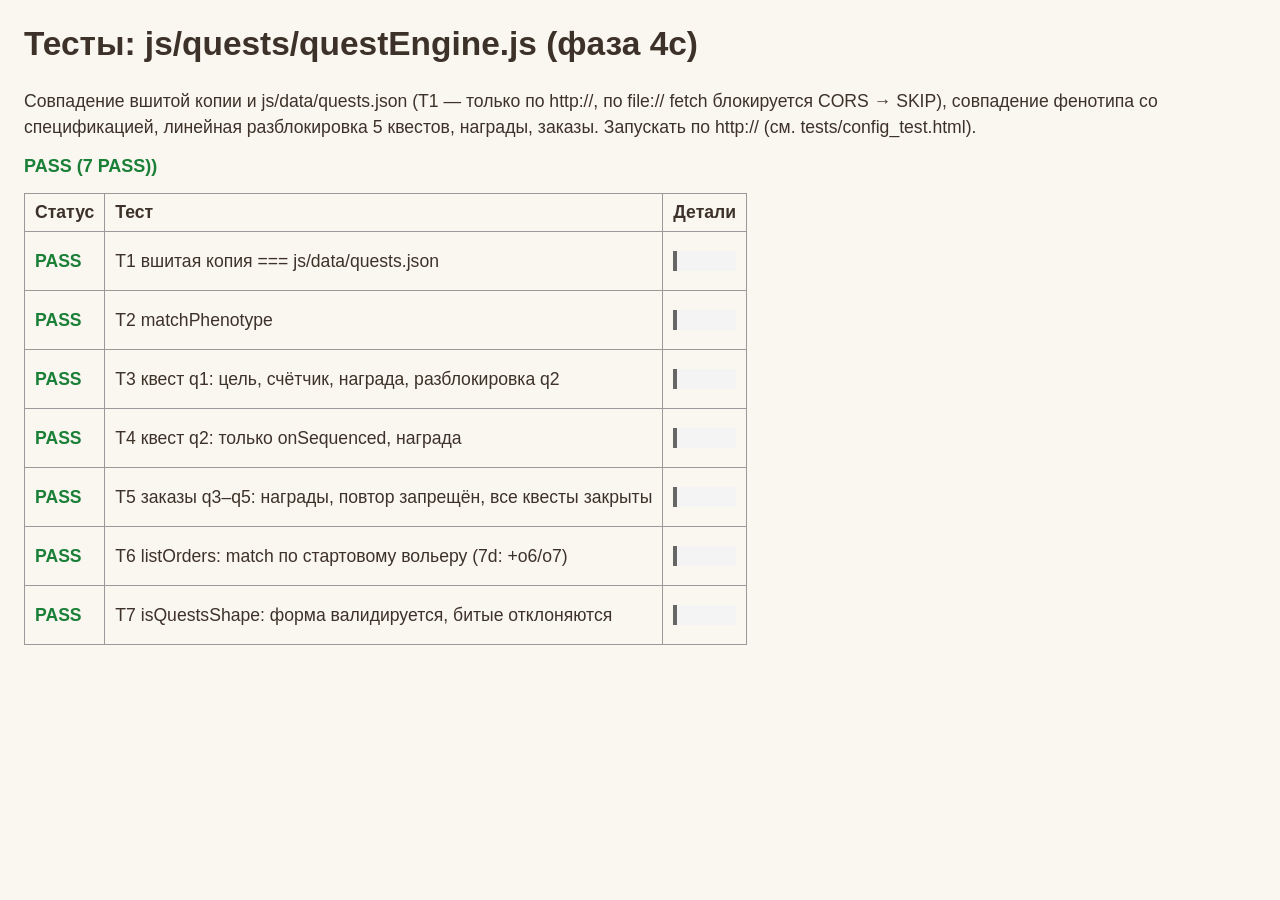
<file: tests/quests_test.html>
<!DOCTYPE html>
<html lang="ru">
<head>
  <meta charset="UTF-8">
  <meta name="viewport" content="width=device-width, initial-scale=1">
  <title>Тесты: quests (фаза 4c)</title>
  <link rel="stylesheet" href="../css/base.css">
  <style>
    #results table { border-collapse: collapse; margin: 12px 0; }
    #results th, #results td { border: 1px solid #999; padding: 6px 10px; text-align: left; }
    #results .pass { color: #1a7f37; font-weight: bold; }
    #results .fail { color: #c0392b; font-weight: bold; }
    #results .skip { color: #b07d1a; font-weight: bold; }
    #results pre { background: #f4f4f4; padding: 10px; border-left: 4px solid #666;
      white-space: pre-wrap; font-family: Consolas, monospace; font-size: 13px; }
    #verdict { font-size: 18px; }
  </style>
  <!-- Классические скрипты (не ESM); T1 требует http:// (fetch локального JSON). -->
  <script src="../js/core/rng.js"></script>
  <script src="../js/core/genome.js"></script>
  <script src="../js/core/economy.js"></script>
  <script src="../js/state/store.js"></script>
  <script src="../js/quests/questEngine.js"></script>
</head>
<body style="padding: 24px;">
  <h1>Тесты: js/quests/questEngine.js (фаза 4c)</h1>
  <p>Совпадение вшитой копии и js/data/quests.json (T1 — только по http://,
     по file:// fetch блокируется CORS → SKIP), совпадение фенотипа со спецификацией,
     линейная разблокировка 5 квестов, награды, заказы.
     Запускать по http:// (см. tests/config_test.html).</p>
  <div id="results"><p>Выполняются тесты…</p></div>
  <script>
  (function () {
    'use strict';

    var out = document.getElementById('results');
    var GL = window.GenoLab;
    if (!GL || !GL.core || !GL.core.genome || !GL.state || !GL.state.store ||
        !GL.quests || !GL.quests.questEngine) {
      out.innerHTML = '<p class="fail">FAIL: модули GenoLab (genome/store/questEngine) не загрузились</p>';
      return;
    }
    var engine = GL.quests.questEngine;
    var store = GL.state.store;

    var rows = [];
    function pass(name, detail) { rows.push(['pass', 'PASS', name, detail || '']); }
    function fail(name, detail) { rows.push(['fail', 'FAIL', name, detail || '']); }
    function skip(name, detail) { rows.push(['skip', 'SKIP', name, detail || '']); }

    function eq(a, b) { return JSON.stringify(a) === JSON.stringify(b); }
    function st() { return store.getState(); }
    function PH(color, pattern, size, ears) {
      return { color: color, pattern: pattern || 'полосатый',
               size: size || 'крупный', ears: ears || 'острые' };
    }

    function runSync() {
      /* T2 — matchPhenotype */
      try {
        var ok = engine.matchPhenotype(PH('белый'), { color: 'белый' }) === true &&
          engine.matchPhenotype(PH('белый', 'однотонный'), { color: 'белый', pattern: 'однотонный' }) === true &&
          engine.matchPhenotype(PH('коричневый'), { color: 'белый' }) === false &&
          engine.matchPhenotype(PH('белый'), { color: 'белый', ears: 'круглые' }) === false &&
          engine.matchPhenotype(PH('белый'), {}) === true;
        if (ok) pass('T2 matchPhenotype'); else fail('T2 matchPhenotype', 'неверные результаты');
      } catch (e) { fail('T2 matchPhenotype', e.message); }

      /* T3 — линейная разблокировка, цель offspring, награда */
      store.reset();
      try {
        if (engine.activeQuestId(st().quests) !== 'q1') {
          fail('T3 unlock', 'активен не q1: ' + engine.activeQuestId(st().quests));
        } else {
          var r1 = engine.onOffspring(PH('белый'));
          var p1 = engine.getProgress(st().quests, 'q1');
          var r2 = engine.onOffspring(PH('коричневый'));
          var p2 = engine.getProgress(st().quests, 'q1');
          var r3 = engine.onOffspring(PH('коричневый'));
          var after = st();
          var ok = r1.changed === false && p1.have === 0 &&
            r2.changed === true && r2.completed === null && p2.have === 1 &&
            r3.changed === true && r3.completed && r3.completed.id === 'q1' &&
            after.quests.completed.indexOf('q1') !== -1 &&
            after.resources.coins === 40 && after.resources.reputation === 1 &&
            engine.activeQuestId(after.quests) === 'q2';
          if (ok) pass('T3 квест q1: цель, счётчик, награда, разблокировка q2');
          else fail('T3 квест q1', 'состояние: ' + JSON.stringify({ r1: r1, p1: p1, r2: r2, p2: p2, r3: r3, quests: after.quests, res: after.resources }));
        }
      } catch (e) { fail('T3 квест q1', e.message); }

      /* T4 — гейт по типу цели (q2: sequence) */
      try {
        var s = engine.onOffspring(PH('коричневый'));
        var t = engine.onSequenced(PH('белый'));
        var u = engine.onSequenced(PH('коричневый'));
        var after2 = st();
        var ok = s.changed === false && t.changed === false &&
          u.changed === true && u.completed && u.completed.id === 'q2' &&
          after2.quests.completed.indexOf('q2') !== -1 &&
          after2.resources.coins === 80 &&
          engine.activeQuestId(after2.quests) === 'q3';
        if (ok) pass('T4 квест q2: только onSequenced, награда');
        else fail('T4 квест q2', JSON.stringify({ s: s, t: t, u: u, res: after2.resources }));
      } catch (e) { fail('T4 квест q2', e.message); }

      /* T5 — заказы + q3 (offspring белый) + q4 (3 круглых) + q5 (order) */
      try {
        var o1 = engine.completeOrder('o1');
        var after3 = st();
        var ok1 = o1.ok === true && o1.reward.coins === 40 &&
          engine.isOrderDone(after3.quests, 'o1') &&
          after3.resources.coins === 120 &&
          engine.activeQuestId(after3.quests) === 'q3' &&
          o1.questCompleted === null;
        if (!ok1) throw new Error('o1: ' + JSON.stringify({ o1: o1, coins: after3.resources.coins }));

        var o1again = engine.completeOrder('o1');
        if (o1again.ok !== false) throw new Error('повторный o1 должен быть ok:false');

        var w = engine.onOffspring(PH('белый'));
        if (!w.completed || w.completed.id !== 'q3') throw new Error('q3 не выполнен: ' + JSON.stringify(w));

        var e1 = engine.onOffspring(PH('коричневый', 'полосатый', 'мелкий', 'круглые'));
        var e2 = engine.onOffspring(PH('коричневый', 'полосатый', 'мелкий', 'круглые'));
        var e3 = engine.onOffspring(PH('коричневый', 'полосатый', 'мелкий', 'круглые'));
        var after4 = st();
        if (!e3.completed || e3.completed.id !== 'q4') throw new Error('q4 не выполнен: ' + JSON.stringify({ e1: e1, e2: e2, e3: e3 }));
        if (after4.quests.completed.join(',') !== 'q1,q2,q3,q4') throw new Error('completed: ' + after4.quests.completed);

        var o2 = engine.completeOrder('o2');
        var after5 = st();
        if (!o2.ok || !o2.questCompleted || o2.questCompleted.id !== 'q5') {
          throw new Error('q5 не выполнен заказом: ' + JSON.stringify(o2));
        }
        if (engine.activeQuestId(after5.quests) !== null) throw new Error('все квесты должны быть выполнены');
        if (after5.resources.coins !== 330) {
          throw new Error('монеты: ' + after5.resources.coins + ' (ожидается 330)');
        }
        pass('T5 заказы q3–q5: награды, повтор запрещён, все квесты закрыты');
      } catch (e) { fail('T5 заказы q3–q5', e.message); }

      /* T6 — listOrders: match по фенотипам вольера */
      store.reset();
      try {
        /* Стартовые (фаза 7b: окрас — неполное доминирование, Aa → палевый):
         * c1/c2 Aa Bb Cc Dd (палевый полосатый крупный острые),
         * c3 aa bb cc dd (белый однотонный мелкий круглые).
         * Фаза 7d: c4/c5 — Нокт Ee (светящееся). o1 (коричневый) в стартовом
         * вольере не совпадает; o6 (светящийся Нокт) → c4; o7 (без свечения)
         * не совпадает (нужен ee); заказы golo не матчат Ноктов и наоборот. */
        var list = engine.listOrders();
        var byId = {};
        list.forEach(function (o) { byId[o.id] = o; });
        var ok = list.length === 7 &&
          byId.o1.match === null &&
          byId.o2.match === 'c1' &&
          byId.o4.match === 'c1' &&
          byId.o3.match === 'c3' &&
          byId.o5.match === 'c3' &&
          byId.o6.match === 'c4' &&
          byId.o7.match === null &&
          list.every(function (o) { return o.done === false; });
        if (ok) pass('T6 listOrders: match по стартовому вольеру (7d: +o6/o7)');
        else fail('T6 listOrders', JSON.stringify(list.map(function (o) { return { id: o.id, species: o.species, match: o.match, done: o.done }; })));
      } catch (e) { fail('T6 listOrders', e.message); }

      /* T7 — isQuestsShape (безопасность формы файла) */
      try {
        var good = engine.isQuestsShape(engine.QUESTS_DATA) === true;
        var bad1 = JSON.parse(JSON.stringify(engine.QUESTS_DATA)); bad1.quests[0].goal.need = 0;
        var bad2 = JSON.parse(JSON.stringify(engine.QUESTS_DATA)); bad2.orders[0].phen = {};
        var bad3 = JSON.parse(JSON.stringify(engine.QUESTS_DATA)); bad3.version = 2;
        var ok = good && !engine.isQuestsShape(bad1) && !engine.isQuestsShape(bad2) && !engine.isQuestsShape(bad3);
        if (ok) pass('T7 isQuestsShape: форма валидируется, битые отклоняются');
        else fail('T7 isQuestsShape', 'good=' + good + ' bad1=' + engine.isQuestsShape(bad1) + ' bad2=' + engine.isQuestsShape(bad2) + ' bad3=' + engine.isQuestsShape(bad3));
      } catch (e) { fail('T7 isQuestsShape', e.message); }
    }

    function render() {
      var failed = rows.filter(function (r) { return r[0] === 'fail'; }).length;
      var passed = rows.filter(function (r) { return r[0] === 'pass'; }).length;
      var skipped = rows.filter(function (r) { return r[0] === 'skip'; }).length;
      var html = '<p id="verdict" class="' + (failed ? 'fail" style="color:#c0392b' : 'pass" style="color:#1a7f37') +
        ';">' + (failed ? 'FAIL (' + passed + ' PASS, ' + failed + ' FAIL'
                        : 'PASS (' + passed + ' PASS' + (skipped ? ', ' + skipped + ' SKIP' : '') + ')') +
        ')</p><table><tr><th>Статус</th><th>Тест</th><th>Детали</th></tr>';
      rows.forEach(function (r) {
        html += '<tr><td class="' + r[0] + '">' + r[1] + '</td><td>' + r[2] + '</td><td><pre>' +
          (r[3] ? r[3].replace(/[&<>]/g, function (ch) { return { '&': '&amp;', '<': '&lt;', '>': '&gt;' }[ch]; }) : '') +
          '</pre></td></tr>';
      });
      html += '</table>';
      out.innerHTML = html;
    }

    /* T1 — вшитая копия === js/data/quests.json (http только). */
    fetch('../js/data/quests.json', { cache: 'no-store' })
      .then(function (r) {
        if (!r.ok) throw new Error('HTTP ' + r.status);
        return r.json();
      })
      .then(function (fileData) {
        try {
          if (eq(engine.QUESTS_DATA, fileData)) {
            pass('T1 вшитая копия === js/data/quests.json');
          } else {
            var diff = [];
            var f = JSON.parse(JSON.stringify(fileData));
            var e = JSON.parse(JSON.stringify(engine.QUESTS_DATA));
            if (e.quests.length !== f.quests.length) diff.push('кол-во квестов: вшит ' + e.quests.length + ', файл ' + f.quests.length);
            if (e.orders.length !== f.orders.length) diff.push('кол-во заказов: вшит ' + e.orders.length + ', файл ' + f.orders.length);
            e.quests.forEach(function (q, i) { if (f.quests[i] && !eq(q, f.quests[i])) diff.push('квест ' + q.id); });
            e.orders.forEach(function (o, i) { if (f.orders[i] && !eq(o, f.orders[i])) diff.push('заказ ' + o.id); });
            if (!eq(e, f) && diff.length === 0) diff.push('непоименованные отличия');
            fail('T1 вшитая копия === js/data/quests.json', diff.join('; '));
          }
        } catch (e2) { fail('T1 вшитая копия === js/data/quests.json', e2.message); }
        runSync();
        render();
      })
      .catch(function (e) {
        skip('T1 вшитая копия === js/data/quests.json', e.message + ' — запускать по http://');
        runSync();
        render();
      });
  })();
  </script>
</body>
</html>
</file>
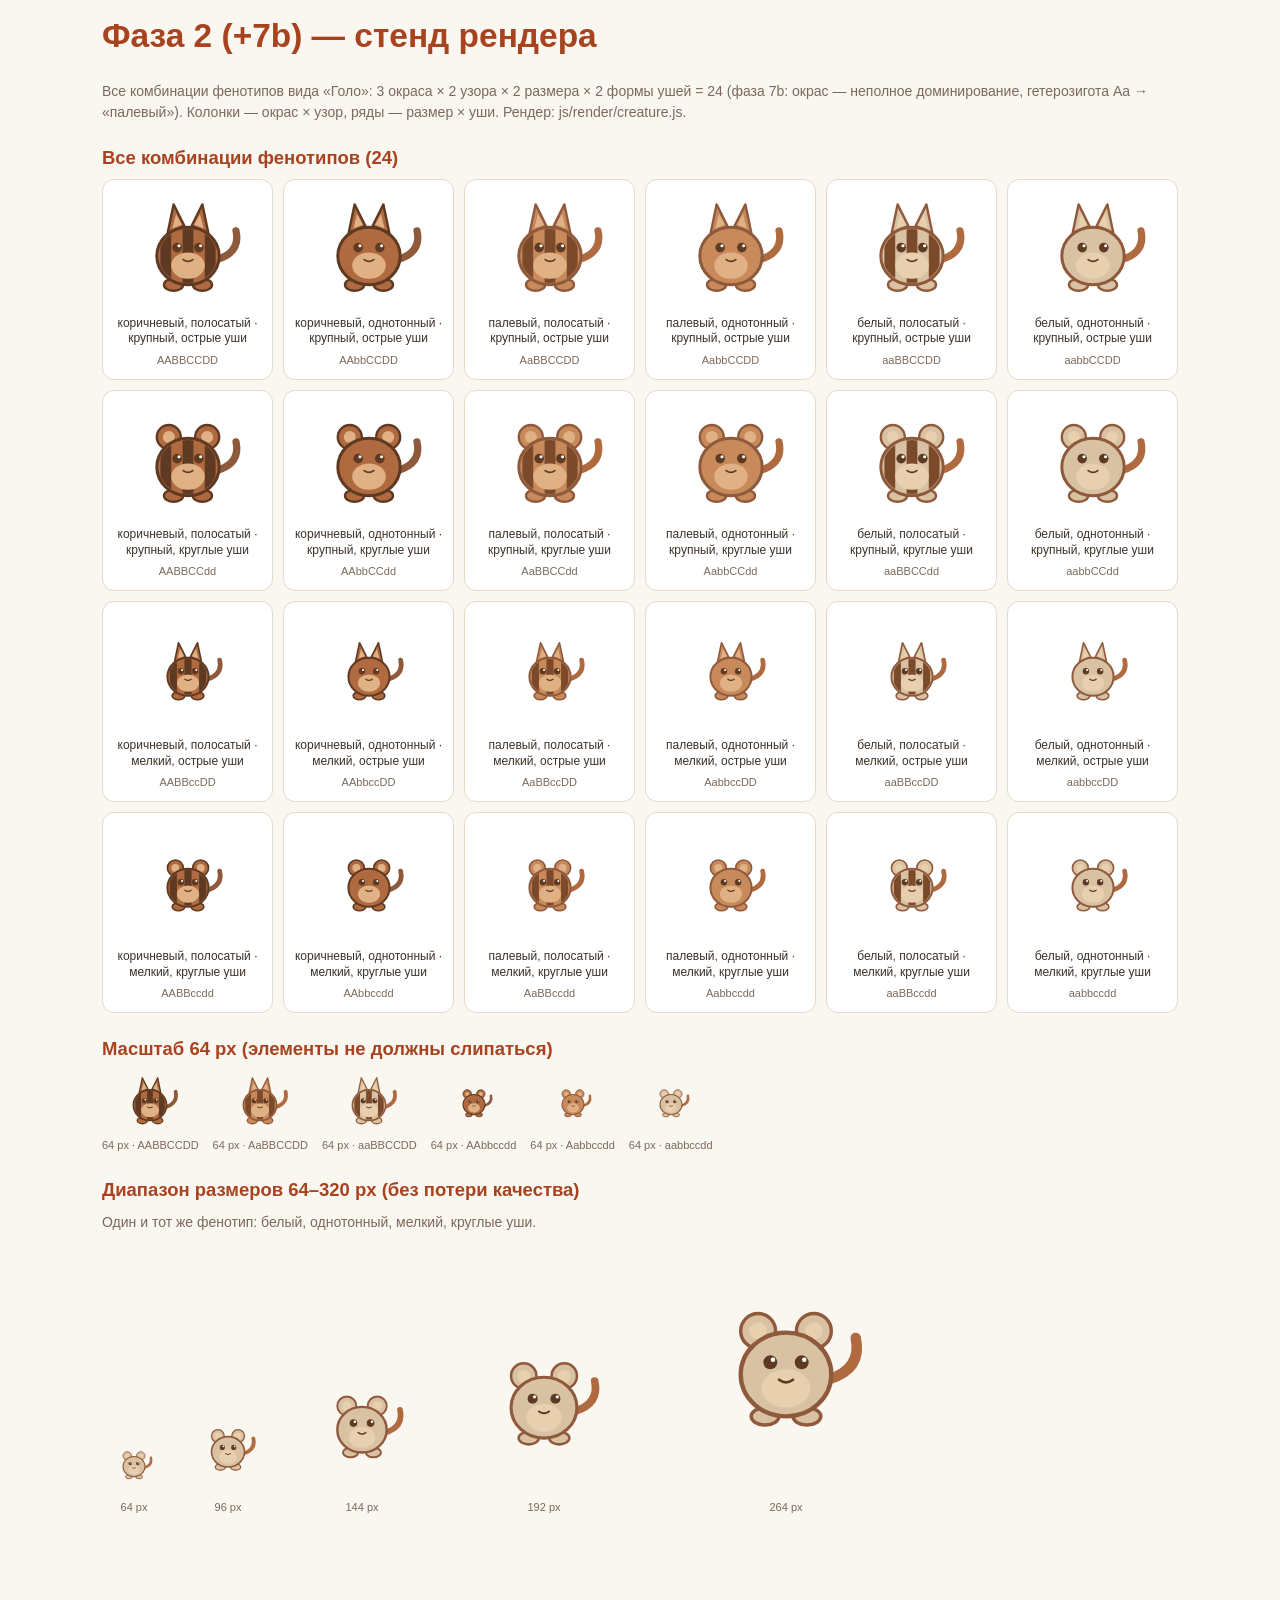
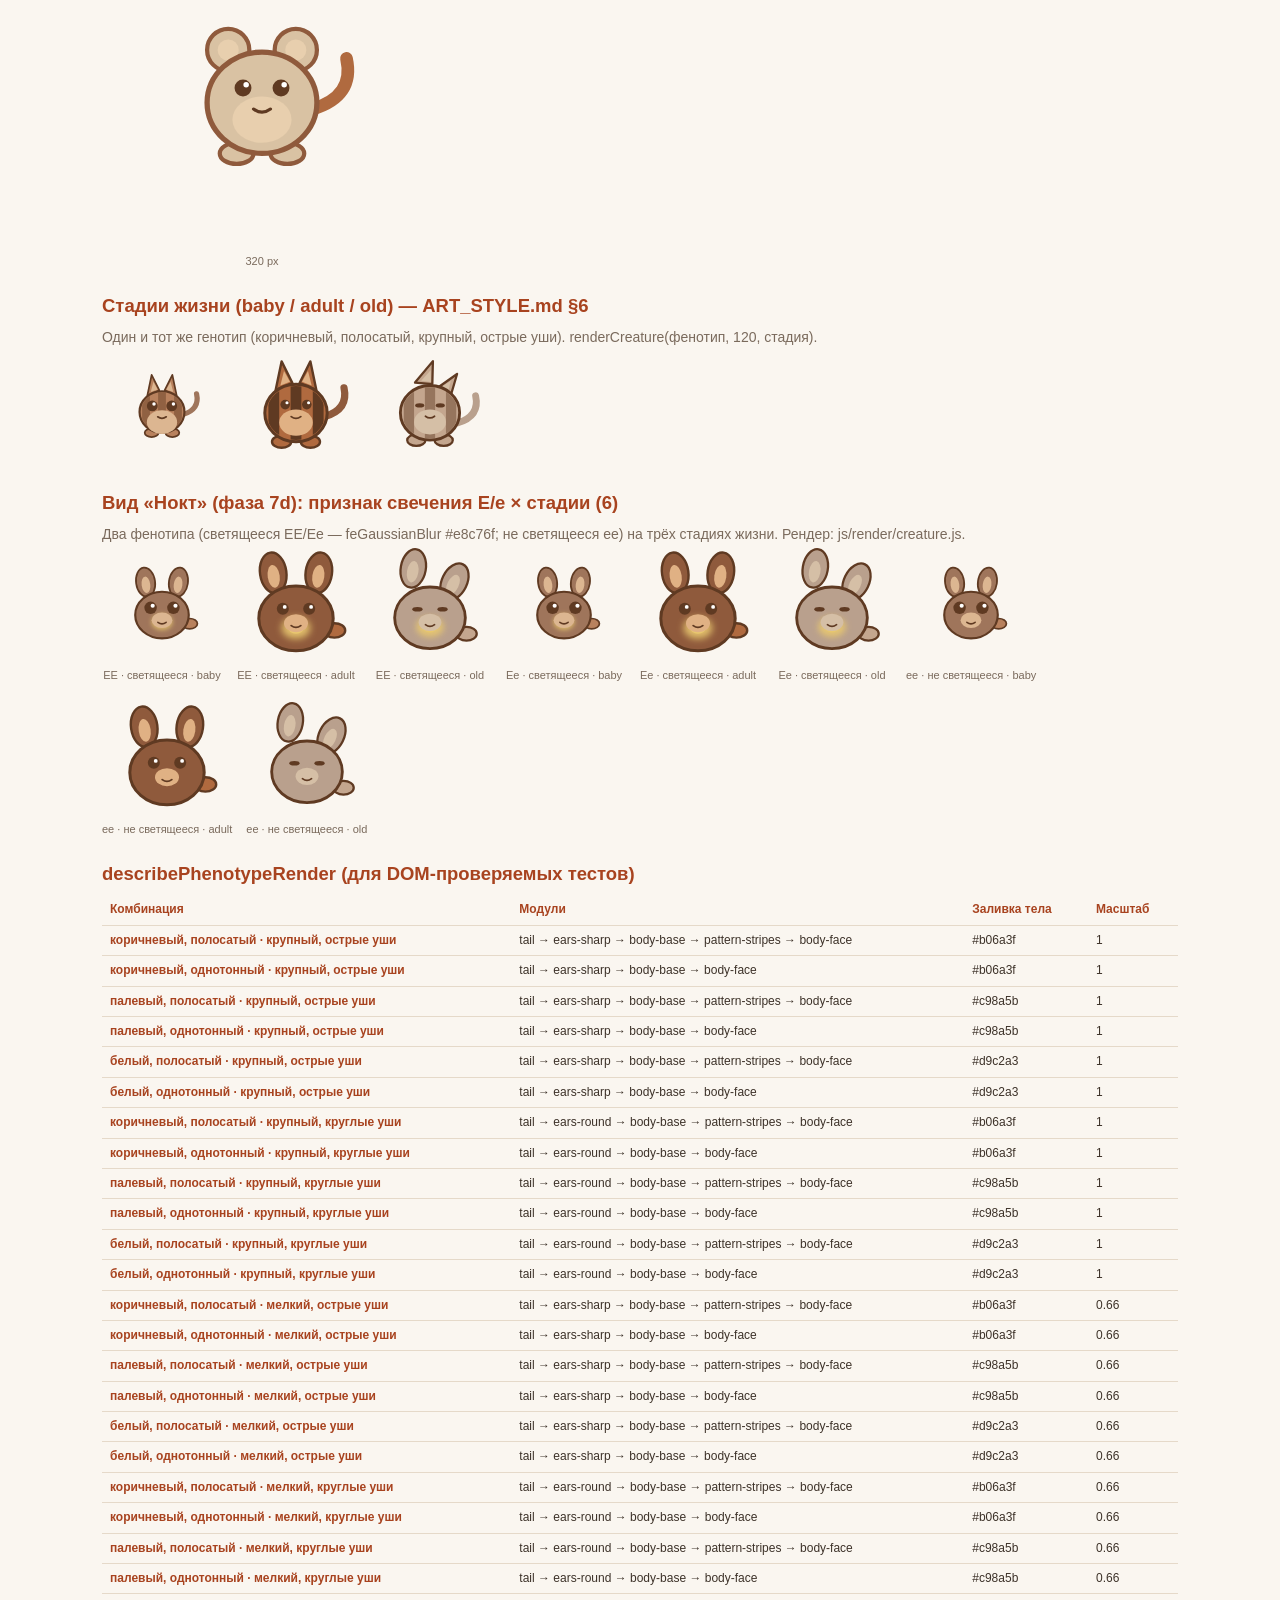
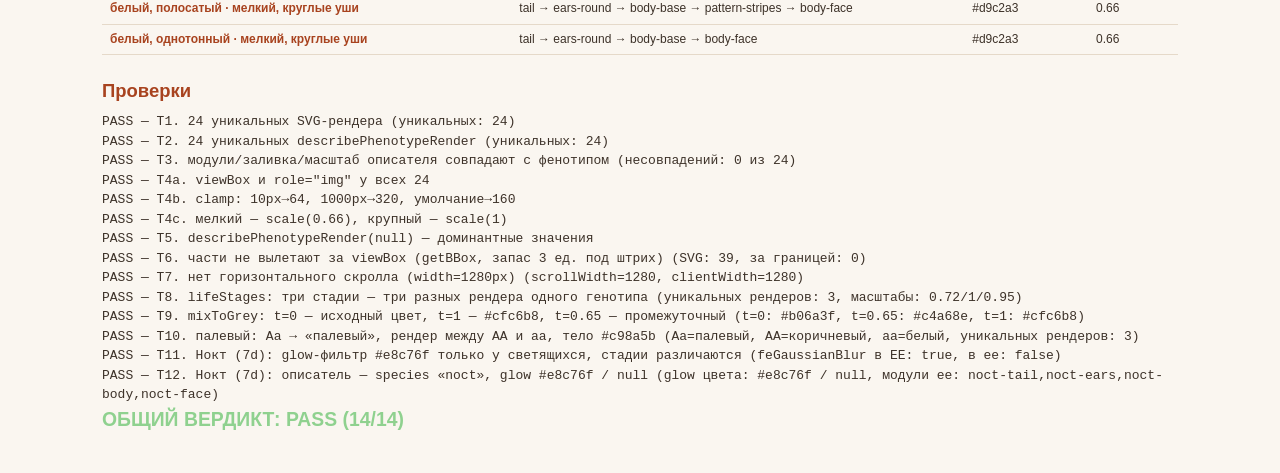
<file: tests/render_grid.html>
<!DOCTYPE html>
<html lang="ru">
<head>
  <meta charset="UTF-8">
  <meta name="viewport" content="width=device-width, initial-scale=1">
  <title>ГеноЛаб — фаза 2+7b: стенд рендера (все комбинации фенотипов)</title>
  <link rel="stylesheet" href="../css/base.css">
  <link rel="stylesheet" href="../css/components.css">
  <style>
    /* Стили стенда — только для этой тестовой страницы. */
    body { padding: 0; }
    .stand {
      display: flex;
      flex-direction: column;
      gap: 24px;
      padding: 16px 12px 40px;
      max-width: 1100px;
      margin: 0 auto;
    }
    .stand h1 { color: var(--color-gold); }
    .stand h2 { color: var(--color-gold); font-size: 1.05rem; margin: 0 0 10px; }
    .hint { color: var(--color-gray); font-size: var(--font-size-sm); margin: 0; }

    /* Сетка ВСЕХ комбинаций: 6 колонок (3 окраса × 2 узора),
       4 ряда (2 размера × 2 формы ушей) = 24 (фаза 7b: окрас — 3 фенотипа).
       Ниже 640px — 3 колонки, чтобы не вылетать за 360px. */
    .combos {
      display: grid;
      grid-template-columns: repeat(6, minmax(0, 1fr));
      gap: 10px;
    }
    @media (max-width: 639px) {
      .combos { grid-template-columns: repeat(3, minmax(0, 1fr)); }
    }
    .combo {
      display: flex;
      flex-direction: column;
      align-items: center;
      gap: 6px;
      padding: 10px 8px;
      background: var(--color-surface);
      border: 1px solid var(--color-border);
      border-radius: var(--radius);
      min-width: 0;
    }
    .combo svg { max-width: 100%; height: auto; }
    .combo__label {
      font-size: 12px;
      color: var(--color-beige);
      text-align: center;
      line-height: 1.3;
    }
    .combo__geno { font-size: 11px; color: var(--color-beige-dim); }

    .row-flex {
      display: flex;
      gap: 14px;
      flex-wrap: wrap;
      align-items: flex-end;
    }
    .row-flex figure {
      display: flex;
      flex-direction: column;
      align-items: center;
      gap: 4px;
      margin: 0;
    }
    .row-flex figcaption {
      font-size: 11px;
      color: var(--color-gray);
      text-align: center;
    }

    .desc-table {
      width: 100%;
      border-collapse: collapse;
      font-size: 12px;
    }
    .desc-table th, .desc-table td {
      padding: 6px 8px;
      text-align: left;
      border-bottom: 1px solid var(--color-border);
      vertical-align: top;
    }
    .desc-table th { color: var(--color-gold); }

    #results {
      font-family: Consolas, "Courier New", monospace;
      font-size: 13px;
      line-height: 1.5;
      white-space: pre-wrap;
      color: var(--color-beige);
    }
    #verdict { font-size: 1.1rem; font-weight: 700; }
    .pass { color: #8fd18f; }
    .fail { color: #e8836a; }
  </style>
</head>
<body>
  <div class="stand">
    <header>
      <h1>Фаза 2 (+7b) — стенд рендера</h1>
      <p class="hint">Все комбинации фенотипов вида «Голо»: 3 окраса × 2 узора ×
      2 размера × 2 формы ушей = 24 (фаза 7b: окрас — неполное доминирование,
      гетерозигота Aa → «палевый»). Колонки — окрас × узор, ряды — размер × уши.
      Рендер: js/render/creature.js.</p>
    </header>

    <section aria-label="Все комбинации">
      <h2>Все комбинации фенотипов (24)</h2>
      <div class="combos" id="combos"></div>
    </section>

    <section aria-label="Масштаб 64 px">
      <h2>Масштаб 64 px (элементы не должны слипаться)</h2>
      <div class="row-flex" id="row64"></div>
    </section>

    <section aria-label="Диапазон размеров">
      <h2>Диапазон размеров 64–320 px (без потери качества)</h2>
      <p class="hint">Один и тот же фенотип: белый, однотонный, мелкий, круглые уши.</p>
      <div class="row-flex" id="sizes"></div>
    </section>

    <section aria-label="Стадии жизни">
      <h2>Стадии жизни (baby / adult / old) — ART_STYLE.md §6</h2>
      <p class="hint">Один и тот же генотип (коричневый, полосатый, крупный, острые уши).
      renderCreature(фенотип, 120, стадия).</p>
      <div class="row-flex" id="stages"></div>
    </section>

    <section aria-label="Вид Нокт (фаза 7d)">
      <h2>Вид «Нокт» (фаза 7d): признак свечения E/e × стадии (6)</h2>
      <p class="hint">Два фенотипа (светящееся EE/Ee — feGaussianBlur #e8c76f;
      не светящееся ee) на трёх стадиях жизни. Рендер: js/render/creature.js.</p>
      <div class="row-flex" id="noct-grid"></div>
    </section>

    <section aria-label="Описатель рендера">
      <h2>describePhenotypeRender (для DOM-проверяемых тестов)</h2>
      <table class="desc-table">
        <thead>
          <tr><th>Комбинация</th><th>Модули</th><th>Заливка тела</th><th>Масштаб</th></tr>
        </thead>
        <tbody id="desc-body"></tbody>
      </table>
    </section>

    <section aria-label="Проверки">
      <h2>Проверки</h2>
      <div id="results"></div>
      <div id="verdict"></div>
    </section>
  </div>

  <!-- Классические скрипты: стенд открывается с file:// (ESM блокируется CORS). -->
  <script src="../js/core/genome.js"></script>
  <script src="../js/render/creature.js"></script>
  <script>
    (function () {
      'use strict';
      var G = window.GenoLab;
      var genome = G.core.genome;
      var creature = G.render.creature;

      var sp = genome.getSpecies('golo');
      /* Гомозиготная пара под фенотип: доминантный — [dom, dom],
       * рецессивный — [rec, rec]; фаза 7b: промежуточный (incomplete)
       * — гетерозигота [dom, rec]. */
      function pairsFor(phen) {
        return sp.traits.map(function (t) {
          if (phen[t.id] === t.values[t.dominant]) {
            return [t.dominant, t.dominant];
          }
          if (t.model === 'incomplete' &&
              phen[t.id] === t.values[t.dominant + t.recessive]) {
            return [t.dominant, t.recessive];
          }
          return [t.recessive, t.recessive];
        });
      }
      function make(phen) {
        var gm = genome.createGenome('golo', pairsFor(phen));
        return { phen: genome.genomeToPhenotype(gm), geno: genome.genotypeString(gm) };
      }

      /* ---- Сетка 24 комбинаций (фаза 7b: 3 окраса) ----
         Колонки (6): окрас × узор. Ряды (4): размер × уши. */
      var COLORS = ['коричневый', 'палевый', 'белый'];
      var comboList = [];
      for (var r = 0; r < 4; r++) {
        for (var c = 0; c < 6; c++) {
          comboList.push({
            color: COLORS[Math.floor(c / 2)],
            pattern: c % 2 === 0 ? 'полосатый' : 'однотонный',
            size: r < 2 ? 'крупный' : 'мелкий',
            ears: r % 2 === 0 ? 'острые' : 'круглые'
          });
        }
      }

      var combosEl = document.getElementById('combos');
      var descBody = document.getElementById('desc-body');
      var svgs = [];
      var describes = [];
      var frag = document.createDocumentFragment();
      var descFrag = document.createDocumentFragment();

      comboList.forEach(function (combo) {
        var made = make(combo);
        var svgStr = creature.renderCreature(made.phen, 120);
        var desc = creature.describePhenotypeRender(made.phen);
        svgs.push(svgStr);
        describes.push(JSON.stringify(desc));

        var card = document.createElement('div');
        card.className = 'combo';
        card.innerHTML = svgStr; /* константы render.creature — SECURITY.md §4 */
        var label = document.createElement('div');
        label.className = 'combo__label';
        label.textContent = made.phen.color + ', ' + made.phen.pattern +
          ' · ' + made.phen.size + ', ' + made.phen.ears + ' уши';
        var geno = document.createElement('div');
        geno.className = 'combo__geno';
        geno.textContent = made.geno;
        card.appendChild(label);
        card.appendChild(geno);
        frag.appendChild(card);

        var tr = document.createElement('tr');
        [['Комбинация', label.textContent],
         ['Модули', desc.modules.join(' → ')],
         ['Заливка тела', desc.colors.body],
         ['Масштаб', String(desc.scale)]
        ].forEach(function (kv, i) {
          var cell = document.createElement(i === 0 ? 'th' : 'td');
          cell.scope = 'row';
          cell.textContent = kv[1];
          tr.appendChild(cell);
        });
        descFrag.appendChild(tr);
      });
      combosEl.appendChild(frag);
      descBody.appendChild(descFrag);

      /* ---- Ряд 64 px: «угловые» комбинации + палевый (фаза 7b) ---- */
      var extremes = [
        { color: 'коричневый', pattern: 'полосатый', size: 'крупный', ears: 'острые' },
        { color: 'палевый', pattern: 'полосатый', size: 'крупный', ears: 'острые' },
        { color: 'белый', pattern: 'полосатый', size: 'крупный', ears: 'острые' },
        { color: 'коричневый', pattern: 'однотонный', size: 'мелкий', ears: 'круглые' },
        { color: 'палевый', pattern: 'однотонный', size: 'мелкий', ears: 'круглые' },
        { color: 'белый', pattern: 'однотонный', size: 'мелкий', ears: 'круглые' }
      ];
      var row64 = document.getElementById('row64');
      var f64 = document.createDocumentFragment();
      extremes.forEach(function (combo) {
        var made = make(combo);
        var fig = document.createElement('figure');
        fig.innerHTML = creature.renderCreature(made.phen, 64);
        var cap = document.createElement('figcaption');
        cap.textContent = '64 px · ' + made.geno;
        fig.appendChild(cap);
        f64.appendChild(fig);
      });
      row64.appendChild(f64);

      /* ---- Диапазон размеров ---- */
      var smallPhen = make({ color: 'белый', pattern: 'однотонный', size: 'мелкий', ears: 'круглые' });
      var sizesEl = document.getElementById('sizes');
      var fSizes = document.createDocumentFragment();
      [64, 96, 144, 192, 264, 320].forEach(function (px) {
        var fig = document.createElement('figure');
        fig.innerHTML = creature.renderCreature(smallPhen.phen, px);
        var cap = document.createElement('figcaption');
        cap.textContent = px + ' px';
        fig.appendChild(cap);
        fSizes.appendChild(fig);
      });
      sizesEl.appendChild(fSizes);

      /* ---- Стадии жизни: один генотип, три стадии (ART_STYLE.md §6) ---- */
      var stageCombo = comboList[0];
      var stageMade = make(stageCombo);
      var stagesEl = document.getElementById('stages');
      var fStages = document.createDocumentFragment();
      ['baby', 'adult', 'old'].forEach(function (stName) {
        var fig = document.createElement('figure');
        fig.innerHTML = creature.renderCreature(stageMade.phen, 120, stName);
        var cap = document.createElement('figcaption');
        cap.textContent = stName + ' · ' + stageMade.geno;
        fStages.appendChild(fig);
      });
      stagesEl.appendChild(fStages);

      /* ---- Проверки (DOM-проверяемые, вывод в #results) ---- */
      var lines = [];
      var fails = 0;
      function check(name, ok, detail) {
        lines.push((ok ? 'PASS' : 'FAIL') + ' — ' + name + (detail ? ' (' + detail + ')' : ''));
        if (!ok) fails += 1;
      }

      /* T1. 24 уникальных SVG. */
      check('T1. 24 уникальных SVG-рендера',
        new Set(svgs).size === 24, 'уникальных: ' + new Set(svgs).size);

      /* T2. 24 уникальных описателя. */
      check('T2. 24 уникальных describePhenotypeRender',
        new Set(describes).size === 24, 'уникальных: ' + new Set(describes).size);

      /* T3. Модули/цвета/масштаб описателя совпадают с фенотипом. */
      var BODY_COLORS = { 'коричневый': '#b06a3f', 'палевый': '#c98a5b', 'белый': '#d9c2a3' };
      var t3bad = 0;
      comboList.forEach(function (combo) {
        var desc = creature.describePhenotypeRender(combo);
        var m = desc.modules.join(',');
        var okM = (combo.ears === 'острые') ? m.indexOf('ears-sharp') >= 0 : m.indexOf('ears-round') >= 0;
        var okP = (combo.pattern === 'полосатый') ? m.indexOf('pattern-stripes') >= 0
          : m.indexOf('pattern-stripes') < 0;
        var okBody = desc.colors.body === BODY_COLORS[combo.color];
        var okScale = desc.scale === (combo.size === 'крупный' ? 1.0 : 0.66);
        var okCore = m.indexOf('tail') >= 0 && m.indexOf('body-base') >= 0 && m.indexOf('body-face') >= 0;
        if (!(okM && okP && okBody && okScale && okCore)) t3bad += 1;
      });
      check('T3. модули/заливка/масштаб описателя совпадают с фенотипом',
        t3bad === 0, 'несовпадений: ' + t3bad + ' из 24');

      /* T4. SVG: viewBox, role, ограничения 64..320, clamp. */
      var ph = comboList[0];
      var sSmall = creature.renderCreature(ph, 10);
      var sHuge = creature.renderCreature(ph, 1000);
      var sDef = creature.renderCreature(ph);
      var okViewBox = svgs.every(function (s) {
        return s.indexOf('viewBox="0 0 100 100"') >= 0 && s.indexOf('role="img"') >= 0;
      });
      check('T4a. viewBox и role="img" у всех 24', okViewBox);
      check('T4b. clamp: 10px→64, 1000px→320, умолчание→160',
        sSmall.indexOf('width="64"') >= 0 && sHuge.indexOf('width="320"') >= 0 &&
        sDef.indexOf('width="160"') >= 0);
      check('T4c. мелкий — scale(0.66), крупный — scale(1)',
        creature.renderCreature({ size: 'мелкий' }).indexOf('scale(0.66)') >= 0 &&
        creature.renderCreature({ size: 'крупный' }).indexOf('scale(1)') >= 0);

      /* T5. Описатель по умолчанию (без аргумента) — доминантный фенотип. */
      var dDef = creature.describePhenotypeRender(null);
      check('T5. describePhenotypeRender(null) — доминантные значения',
        dDef.phenotype.color === 'коричневый' && dDef.phenotype.pattern === 'полосатый' &&
        dDef.phenotype.size === 'крупный' && dDef.phenotype.ears === 'острые' &&
        Array.isArray(dDef.modules) && typeof dDef.colors.body === 'string');

      /* T6. Все элементы рендеров — внутри viewBox 0..100 (getBBox по DOM).
         Считаем с запасом на толщину штриха (макс. 2.5 + пол-единицы). */
      var overflowBad = 0;
      var EPS = 3.0;
      document.querySelectorAll('#combos svg, #row64 svg, #sizes svg, #stages svg').forEach(function (svg) {
        var group = svg.querySelector('g');
        if (!group || typeof group.getBBox !== 'function') { overflowBad += 1; return; }
        var b = group.getBBox();
        if (b.x < -EPS || b.y < -EPS || b.x + b.width > 100 + EPS || b.y + b.height > 100 + EPS) {
          overflowBad += 1;
        }
      });
      var svgCount = document.querySelectorAll('#combos svg, #row64 svg, #sizes svg, #stages svg').length;
      check('T6. части не вылетают за viewBox (getBBox, запас 3 ед. под штрих)',
        overflowBad === 0, 'SVG: ' + svgCount + ', за границей: ' + overflowBad);

      /* T7. Горизонтального переполнения нет на текущей ширине окна. */
      var doc = document.documentElement;
      check('T7. нет горизонтального скролла (width=' + window.innerWidth + 'px)',
        doc.scrollWidth <= doc.clientWidth + 1,
        'scrollWidth=' + doc.scrollWidth + ', clientWidth=' + doc.clientWidth);

      /* T8. lifeStages: три стадии — три разных рендера одного генотипа. */
      var stageRenders = ['baby', 'adult', 'old'].map(function (stName) {
        return creature.renderCreature(stageMade.phen, 120, stName);
      });
      var stageDescs = ['baby', 'adult', 'old'].map(function (stName) {
        return creature.describePhenotypeRender(stageMade.phen, stName);
      });
      var okT8 = new Set(stageRenders).size === 3 &&
        stageDescs[0].scale === 0.72 && stageDescs[1].scale === 1.0 && stageDescs[2].scale === 0.95 &&
        stageDescs[0].stage === 'baby' && stageDescs[2].stage === 'old' &&
        stageDescs[2].eyeState === 'squint' && stageDescs[0].eyeState === 'open-big' &&
        stageDescs[2].colors.body !== stageDescs[1].colors.body; /* coatMix к #cfc6b8 */
      check('T8. lifeStages: три стадии — три разных рендера одного генотипа',
        okT8, 'уникальных рендеров: ' + new Set(stageRenders).size +
        ', масштабы: ' + stageDescs.map(function (d) { return d.scale; }).join('/'));

      /* T9. mixToGrey: t=0 — исходный цвет, t=1 — #cfc6b8, t=0.65 — промежуточный. */
      var m0 = creature.mixToGrey('#b06a3f', 0);
      var m1 = creature.mixToGrey('#b06a3f', 1);
      var mMid = creature.mixToGrey('#b06a3f', 0.65);
      check('T9. mixToGrey: t=0 — исходный цвет, t=1 — #cfc6b8, t=0.65 — промежуточный',
        m0 === '#b06a3f' && m1 === '#cfc6b8' &&
        /^#[0-9a-f]{6}$/i.test(mMid) && mMid !== m0 && mMid !== m1,
        't=0: ' + m0 + ', t=0.65: ' + mMid + ', t=1: ' + m1);

      /* T10. Палевый (фаза 7b): гетерозигота Aa — промежуточный фенотип,
         рендер отличается от обоих гомозигот. */
      (function () {
        var hetero = genome.genomeToPhenotype(
          genome.createGenome('golo', [['A', 'a'], ['B', 'B'], ['C', 'C'], ['D', 'D']]));
        var homoDom = genome.genomeToPhenotype(
          genome.createGenome('golo', [['A', 'A'], ['B', 'B'], ['C', 'C'], ['D', 'D']]));
        var homoRec = genome.genomeToPhenotype(
          genome.createGenome('golo', [['a', 'a'], ['B', 'B'], ['C', 'C'], ['D', 'D']]));
        var rH = creature.renderCreature(hetero, 120);
        var rD = creature.renderCreature(homoDom, 120);
        var rR = creature.renderCreature(homoRec, 120);
        var ok = hetero.color === 'палевый' && homoDom.color === 'коричневый' &&
          homoRec.color === 'белый' &&
          new Set([rH, rD, rR]).size === 3 &&
          creature.describePhenotypeRender(hetero).colors.body === '#c98a5b';
        check('T10. палевый: Aa → «палевый», рендер между AA и aa, тело #c98a5b',
          ok, 'Aa=' + hetero.color + ', AA=' + homoDom.color + ', aa=' + homoRec.color +
          ', уникальных рендеров: ' + new Set([rH, rD, rR]).size);
      })();

      /* ---- Нокт (фаза 7d): 2 фенотипа × 3 стадии = 6 рендеров ---- */
      (function () {
        var mkN = function (pairs) {
          return genome.createGenome('noct', pairs);
        };
        var noctEl = document.getElementById('noct-grid');
        var fN = document.createDocumentFragment();
        var noctRenders = { glow: {}, noglow: {} };
        [['EE', ['E', 'E']], ['Ee', ['E', 'e']], ['ee', ['e', 'e']]]
          .forEach(function (gc) {
            var phen = genome.genomeToPhenotype(mkN([gc[1]]));
            var isGlow = phen.glow === 'светящееся';
            ['baby', 'adult', 'old'].forEach(function (stName) {
              var r = creature.renderCreature(phen, 120, stName, 'noct');
              noctRenders[isGlow ? 'glow' : 'noglow'][stName] = r;
              var fig = document.createElement('figure');
              fig.innerHTML = r;
              var cap = document.createElement('figcaption');
              cap.textContent = gc[0] + ' · ' + phen.glow + ' · ' + stName;
              fig.appendChild(cap);
              fN.appendChild(fig);
            });
          });
        noctEl.appendChild(fN);

        /* T11. Нокт: свечение — feGaussianBlur #e8c76f, у ee — нет фильтра;
           EE/Ee — идентичны фенотипу, ee — отличен; стадии различаются. */
        var gB = noctRenders.glow.adult;
        var nB = noctRenders.noglow.adult;
        var okT11 = gB.indexOf('feGaussianBlur') >= 0 &&
          gB.indexOf('#e8c76f') >= 0 &&
          nB.indexOf('feGaussianBlur') < 0 &&
          nB.indexOf('#e8c76f') < 0 &&
          new Set(['baby', 'adult', 'old'].map(function (s) { return noctRenders.glow[s]; })).size === 3 &&
          noctRenders.glow.baby !== noctRenders.noglow.baby &&
          gB.indexOf('viewBox="0 0 100 100"') >= 0 && gB.indexOf('role="img"') >= 0;
        check('T11. Нокт (7d): glow-фильтр #e8c76f только у светящихся, стадии различаются',
          okT11, 'feGaussianBlur в EE: ' + (gB.indexOf('feGaussianBlur') >= 0) +
          ', в ee: ' + (nB.indexOf('feGaussianBlur') >= 0));

        /* T12. describePhenotypeRender(Нокт): species 'noct', цвета glow. */
        var phenG = genome.genomeToPhenotype(mkN([['E', 'e']]));
        var phenN = genome.genomeToPhenotype(mkN([['e', 'e']]));
        var dG = creature.describePhenotypeRender(phenG, 'adult', 'noct');
        var dN = creature.describePhenotypeRender(phenN, 'adult', 'noct');
        var okT12 = dG.phenotype.glow === 'светящееся' &&
          dN.phenotype.glow === 'не светящееся' &&
          dG.colors.glow === '#e8c76f' && dN.colors.glow === null &&
          dG.species === 'noct' && dN.modules.join(',').indexOf('glow') < 0;
        check('T12. Нокт (7d): описатель — species «noct», glow #e8c76f / null',
          okT12, 'glow цвета: ' + dG.colors.glow + ' / ' + dN.colors.glow +
          ', модули ee: ' + dN.modules.join(','));
      })();

      /* ---- Вывод ---- */
      document.getElementById('results').textContent = lines.join('\n');
      var verdict = document.getElementById('verdict');
      if (fails === 0) {
        verdict.textContent = 'ОБЩИЙ ВЕРДИКТ: PASS (' + lines.length + '/' + lines.length + ')';
        verdict.className = 'pass';
      } else {
        verdict.textContent = 'ОБЩИЙ ВЕРДИКТ: FAIL (' + fails + ' падений из ' + lines.length + ')';
        verdict.className = 'fail';
      }
    })();
  </script>
</body>
</html>
</file>
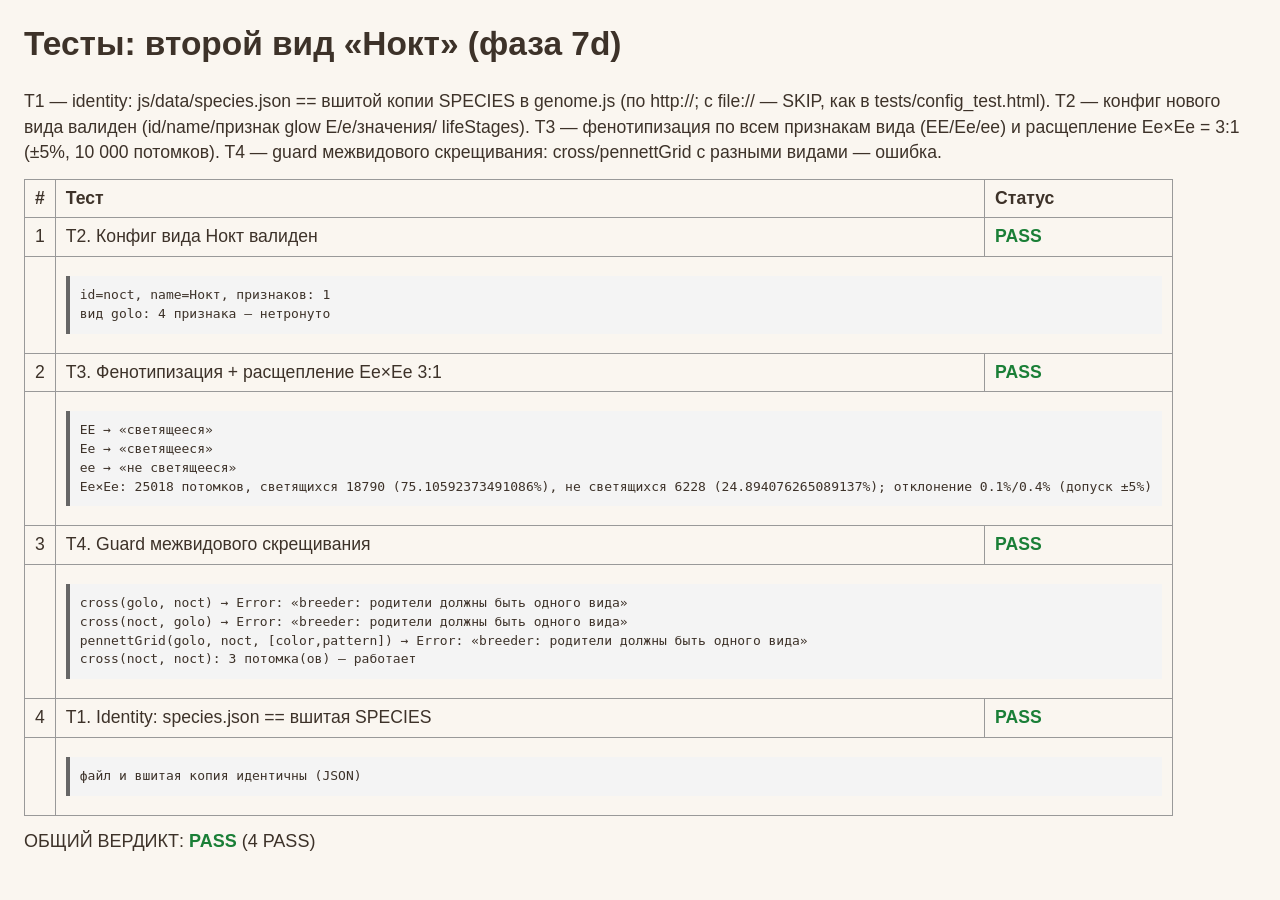
<file: tests/species2_test.html>
<!DOCTYPE html>
<html lang="ru">
<head>
  <meta charset="UTF-8">
  <meta name="viewport" content="width=device-width, initial-scale=1">
  <title>Тесты: второй вид Нокт (фаза 7d, гейт)</title>
  <link rel="stylesheet" href="../css/base.css">
  <style>
    #results table { border-collapse: collapse; margin: 12px 0; }
    #results th, #results td { border: 1px solid #999; padding: 6px 10px; text-align: left; }
    #results .pass { color: #1a7f37; font-weight: bold; }
    #results .fail { color: #c0392b; font-weight: bold; }
    #results .skip { color: #b07d1a; font-weight: bold; }
    #results pre { background: #f4f4f4; padding: 10px; border-left: 4px solid #666;
      white-space: pre-wrap; font-family: Consolas, monospace; font-size: 13px; }
    #verdict { font-size: 18px; }
  </style>
  <!-- Классические скрипты (не ESM): страница открывается с file://. -->
  <script src="../js/core/rng.js"></script>
  <script src="../js/core/genome.js"></script>
  <script src="../js/core/breeder.js"></script>
</head>
<body style="padding: 24px;">
  <h1>Тесты: второй вид «Нокт» (фаза 7d)</h1>
  <p>
    T1 — identity: js/data/species.json == вшитой копии SPECIES в genome.js
    (по http://; с file:// — SKIP, как в tests/config_test.html).
    T2 — конфиг нового вида валиден (id/name/признак glow E/e/значения/
    lifeStages). T3 — фенотипизация по всем признакам вида (EE/Ee/ee) и
    расщепление Ee×Ee = 3:1 (±5%, 10 000 потомков). T4 — guard
    межвидового скрещивания: cross/pennettGrid с разными видами — ошибка.
  </p>
  <div id="results"><p>Выполняются тесты…</p></div>
  <script>
  (function () {
    'use strict';

    var out = document.getElementById('results');
    if (!window.GenoLab || !window.GenoLab.core || !window.GenoLab.core.genome ||
        !window.GenoLab.core.breeder || !window.GenoLab.core.rng) {
      out.innerHTML = '<p class="fail">FAIL: модули GenoLab (rng/genome/breeder) не загрузились</p>';
      return;
    }
    var G = window.GenoLab;
    var results = [];

    function report(name, status, lines) {
      results.push({ name: name, status: status, lines: lines });
    }

    /* T2. Конфиг нового вида валиден (структура + содержимое). */
    (function () {
      var lines = [];
      var ok = true;
      var cfg = G.core.genome.getSpeciesConfig();
      if (!cfg || !cfg.version) {
        report('T2. Конфиг вида Нокт валиден', 'FAIL', ['нет version в getSpeciesConfig()']);
        return;
      }
      var sp = G.core.genome.getSpecies('noct');
      if (!sp) { ok = false; lines.push('getSpecies("noct") — null (вид не найден)'); }
      else {
        lines.push('id=' + sp.id + ', name=' + sp.name + ', признаков: ' + sp.traits.length);
        var t = sp.traits[0];
        var fieldsOk = t && t.id === 'glow' && t.model === 'complete-dominance' &&
          t.dominant === 'E' && t.recessive === 'e';
        var valuesOk = t && t.values && t.values.E === 'светящееся' && t.values.e === 'не светящееся';
        if (!fieldsOk) { ok = false; lines.push('признак glow: id/model/аллели не совпадают'); }
        if (!valuesOk) { ok = false; lines.push('значения фенотипов glow не совпадают'); }
        if (!sp.lifeStages || !sp.lifeStages.baby || !sp.lifeStages.adult || !sp.lifeStages.old) {
          ok = false; lines.push('lifeStages неполные');
        }
      }
      var golo = G.core.genome.getSpecies('golo');
      if (!golo || golo.traits.length !== 4) {
        ok = false; lines.push('вид golo отсутствует или признаков != 4');
      } else {
        lines.push('вид golo: 4 признака — нетронуто');
      }
      report('T2. Конфиг вида Нокт валиден', ok ? 'PASS' : 'FAIL', lines);
    })();

    /* T3. Фенотипизация по всем признакам + расщепление Ee×Ee = 3:1. */
    (function () {
      var lines = [];
      var ok = true;
      function noct(pairs) { return G.core.genome.createGenome('noct', pairs); }
      var cases = [
        [['E', 'E'], 'светящееся'],
        [['E', 'e'], 'светящееся'],
        [['e', 'e'], 'не светящееся']
      ];
      for (var i = 0; i < cases.length; i++) {
        var g = noct([cases[i][0]]);
        var v = G.core.genome.validateGenome(g);
        if (!v.ok) { ok = false; lines.push('validateGenome ' + cases[i][0].join('') + ': ' + v.errors.join('; ')); }
        var ph = G.core.genome.genomeToPhenotype(g);
        if (ph.glow !== cases[i][1]) {
          ok = false; lines.push(cases[i][0].join('') + ' → «' + ph.glow + '», ожидается «' + cases[i][1] + '»');
        } else {
          lines.push(cases[i][0].join('') + ' → «' + ph.glow + '»');
        }
      }
      /* Ee × Ee → 3:1 (полное доминирование), 10 000 потомков, seed 2026011. */
      var rng = G.core.rng.createRng(2026011);
      var a = noct([['E', 'e']]), b = noct([['E', 'e']]);
      var glow = 0, dark = 0, n = 10000;
      for (var k = 0; k < n; k++) {
        var kids = G.core.breeder.cross(a, b, rng);
        for (var j = 0; j < kids.length; j++) {
          if (G.core.genome.genomeToPhenotype(kids[j]).glow === 'светящееся') glow++; else dark++;
        }
      }
      var total = glow + dark;
      var expGlow = total * 0.75, expDark = total * 0.25;
      var devGlow = Math.abs(glow - expGlow) / expGlow * 100;
      var devDark = Math.abs(dark - expDark) / expDark * 100;
      lines.push('Ee×Ee: ' + total + ' потомков, светящихся ' + glow + ' (' +
        glow / total * 100 + '%), не светящихся ' + dark + ' (' + dark / total * 100 +
        '%); отклонение ' + devGlow.toFixed(1) + '%/' + devDark.toFixed(1) + '% (допуск ±5%)');
      if (devGlow > 5 || devDark > 5) ok = false;
      report('T3. Фенотипизация + расщепление Ee×Ee 3:1', ok ? 'PASS' : 'FAIL', lines);
    })();

    /* T4. Guard межвидового скрещивания (движок + решётка). */
    (function () {
      var lines = [];
      var ok = true;
      var g = G.core.genome.createGenome('golo', [['A', 'a'], ['B', 'b'], ['C', 'c'], ['D', 'd']]);
      var n = G.core.genome.createGenome('noct', [['E', 'e']]);
      function expectThrow(fn, label) {
        try {
          fn();
          ok = false;
          lines.push(label + ' — ошибка НЕ брошена (FAIL)');
        } catch (e) {
          lines.push(label + ' → ' + e.constructor.name + ': «' + e.message + '»');
        }
      }
      expectThrow(function () { G.core.breeder.cross(g, n); }, 'cross(golo, noct)');
      expectThrow(function () { G.core.breeder.cross(n, g); }, 'cross(noct, golo)');
      expectThrow(function () { G.core.breeder.pennettGrid(g, n, ['color', 'pattern']); }, 'pennettGrid(golo, noct, [color,pattern])');
      /* Чистые пары продолжают работать. */
      var same = G.core.breeder.cross(n, n);
      if (same.length < 1 || same.length > 4) {
        ok = false; lines.push('cross(noct, noct): потомков ' + same.length + ' (ожидалось 1–4)');
      } else {
        lines.push('cross(noct, noct): ' + same.length + ' потомка(ов) — работает');
      }
      report('T4. Guard межвидового скрещивания', ok ? 'PASS' : 'FAIL', lines);
    })();

    /* T1. Identity: файл species.json == вшитая SPECIES (по http://). */
    fetch('../js/data/species.json', { cache: 'no-store' })
      .then(function (r) {
        if (!r.ok) throw new Error('HTTP ' + r.status);
        return r.json();
      })
      .then(function (file) {
        var cfg = G.core.genome.getSpeciesConfig();
        var same = JSON.stringify(file) === JSON.stringify(cfg);
        report('T1. Identity: species.json == вшитая SPECIES', same ? 'PASS' : 'FAIL',
          same ? ['файл и вшитая копия идентичны (JSON)'] : ['файл отличается от вшитой копии']);
        render();
      })
      .catch(function (e) {
        report('T1. Identity: species.json == вшитая SPECIES', 'SKIP',
          ['fetch не доступен на странице (' + e.message +
           ' — вероятно file://; identity-тест выполняется по http://)']);
        render();
      });

    function render() {
      var nPass = 0, nFail = 0, nSkip = 0;
      var html = '<table><tr><th>#</th><th>Тест</th><th>Статус</th></tr>';
      for (var i = 0; i < results.length; i++) {
        var r = results[i];
        if (r.status === 'PASS') nPass++;
        else if (r.status === 'FAIL') nFail++;
        else nSkip++;
        html += '<tr><td>' + (i + 1) + '</td><td>' + r.name + '</td>' +
          '<td class="' + r.status.toLowerCase() + '">' + r.status + '</td></tr>' +
          '<tr><td></td><td colspan="2"><pre>' + r.lines.join('\n') + '</pre></td></tr>';
      }
      html += '</table>';
      html += '<p id="verdict">ОБЩИЙ ВЕРДИКТ: <span class="' + (nFail ? 'fail' : 'pass') + '">' +
        (nFail ? 'FAIL' : 'PASS') + '</span> (' + nPass + ' PASS' +
        (nFail ? ', ' + nFail + ' FAIL' : '') +
        (nSkip ? ', SKIP ' + nSkip : '') + ')</p>';
      out.innerHTML = html;
    }
  })();
  </script>
</body>
</html>
</file>
<file: css/base.css>
/* ============================================================
   ГеноЛаб — базовые стили: палитра «Тёплый клин», reset.
   Источник правды по стилю — ART_STYLE.md (разделы 1–4).
   ============================================================ */

:root {
  /* --- Палитра: ART_STYLE.md §1 --- */
  --bg: #faf6f0;              /* фон приложения (кремовый) */
  --surface: #ffffff;         /* карточки, панели */
  --surface-warm: #f4ece1;    /* вторичные подложки, слоты */
  --ink: #3d3229;             /* основной текст (какао) */
  --ink-soft: #7a6a5c;        /* вторичный текст */
  --line: #e5d9c9;            /* границы, разделители */
  --accent: #a8431f;          /* терракота: кнопки, акценты, CTA (контраст ≥ 4.5 по ART_STYLE.md §2) */
  --accent-hover: #8a3518;    /* hover активных кнопок */
  --gold: #8a6508;            /* монеты, награды (контраст ≥ 4.5 по ART_STYLE.md §2) */
  --ok: #4a7c59;              /* успех */
  --danger: #a63d3d;          /* ошибки */

  /* Производные: полупрозрачные варианты и текст на акценте */
  --accent-dim: rgba(168, 67, 31, 0.35);   /* приглушённые рамки, hover */
  --accent-glow: rgba(168, 67, 31, 0.12);  /* подсветка выбранного */
  --on-accent: #ffffff;                  /* текст на --accent */

  /* --- Совместимость: имена старой палитры (фаза 0–2) ---
     Используются тестовыми страницами tests/*.html (вне перечня
     файлов фазы 0.5). В css/layout.css и css/components.css
     новые токены применяются напрямую. */
  --color-bg: var(--bg);
  --color-surface: var(--surface);
  --color-surface-2: var(--surface-warm);
  --color-beige: var(--ink);
  --color-gray: var(--ink-soft);
  --color-gold: var(--accent);
  --color-gold-dim: var(--accent-dim);
  --color-border: var(--line);
  --color-beige-dim: var(--ink-soft);

  /* Шрифты: системный стек, без внешних шрифтов (ART_STYLE.md §3) */
  --font-stack: -apple-system, "Segoe UI", Roboto,
                "Helvetica Neue", Arial, sans-serif;

  /* Размеры */
  --font-size-base: 16px;
  --font-size-sm: 14px;
  --gap: 12px;
  --topbar-h: 48px;
  --content-max: 1100px;

  /* Радиусы и тени: ART_STYLE.md §4 */
  --r-s: 8px;
  --r-m: 12px;
  --r-l: 16px;
  --radius: var(--r-m);
  --shadow-s: 0 1px 3px rgba(61, 50, 41, 0.08);
  --shadow-m: 0 4px 12px rgba(61, 50, 41, 0.08);
}

/* --- Reset --- */
*,
*::before,
*::after {
  box-sizing: border-box;
}

html {
  font-size: 110%; /* ART_STYLE.md §3: глобальное увеличение на 10% */
  -webkit-text-size-adjust: 100%;
}

body {
  margin: 0;
  font-family: var(--font-stack);
  font-size: 1rem;
  line-height: 1.45;
  font-weight: 400;
  color: var(--ink);
  background-color: var(--bg);
}

h1, h2, h3, p {
  margin: 0 0 0.75em;
}

h1, h2, h3 {
  font-weight: 700;
}

h1 {
  font-size: clamp(1.35rem, 3vw + 0.8rem, 1.9rem);
  line-height: 1.2;
}

h2 {
  font-size: clamp(1.05rem, 2vw + 0.6rem, 1.3rem);
  line-height: 1.25;
}

img, svg {
  display: block;
  max-width: 100%;
}

button {
  font: inherit;
  color: inherit;
  background: none;
  border: none;
  cursor: pointer;
}

a {
  color: inherit;
  text-decoration: none;
}

[hidden] {
  display: none !important;
}

/* --- Формы: тактильные цели не менее 44px (фаза 5, TZ §8.6) ---
   Локальные <style> экранов могут переопределять padding,
   min-height сохраняется. */
select,
input[type="number"],
input[type="text"] {
  min-height: 44px;
  padding: 8px 10px;
  font: inherit;
  color: var(--ink);
  background: var(--surface);
  border: 1px solid var(--line);
  border-radius: var(--radius);
}

input[type="checkbox"] {
  width: 24px;
  height: 24px;
  margin: 0;
  flex: 0 0 auto;
  accent-color: var(--accent);
}

/* Фокус для клавиатурной навигации (ART_STYLE.md §4) */
:focus-visible {
  outline: 2px solid var(--accent);
  outline-offset: 2px;
  border-radius: 4px;
}
</file>
<file: css/components.css>
/* ============================================================
   ГеноЛаб — компоненты: карточки, кнопки, экраны-заглушки.
   ============================================================ */

/* --- Общие элементы экрана --- */
.screen {
  display: flex;
  flex-direction: column;
  gap: 16px;
  /* лёгкий переход при смене экрана (фаза 5, TZ §8.6) */
  animation: screen-fade 0.18s ease;
}

@keyframes screen-fade {
  from { opacity: 0; transform: translateY(4px); }
  to { opacity: 1; transform: none; }
}

.screen__title {
  color: var(--accent);
}

.screen__hint {
  color: var(--ink-soft);
  font-size: var(--font-size-sm);
}

.screen__stub {
  padding: 16px;
  border: 1px dashed var(--line);
  border-radius: var(--radius);
  color: var(--ink-soft);
}

/* --- Кнопки --- */
.btn {
  display: inline-flex;
  align-items: center;
  justify-content: center;
  gap: 6px;
  /* тактильная цель: не менее 44px (фаза 5, TZ §8.6) */
  min-height: 44px;
  padding: 8px 16px;
  border: 1px solid var(--accent-dim);
  border-radius: var(--radius);
  background: var(--surface-warm);
  color: var(--ink);
  font-size: var(--font-size-sm);
  font-weight: 500;
  transition: border-color 0.15s ease, color 0.15s ease, filter 0.15s ease,
    background 0.15s ease, transform 0.05s ease;
}

.btn:hover:not(:disabled) {
  border-color: var(--accent);
  color: var(--accent);
}

.btn:active:not(:disabled) {
  transform: translateY(1px);
  filter: brightness(0.97);
}

.btn--primary {
  background: var(--accent);
  border-color: var(--accent);
  color: var(--on-accent);
  font-weight: 600;
}

.btn--primary:hover:not(:disabled) {
  background: var(--accent-hover);
  border-color: var(--accent-hover);
  color: var(--on-accent);
}

.btn:disabled {
  opacity: 0.4;
  cursor: not-allowed;
}

/* --- Счётчики ресурсов (шапка) --- */
.resource {
  display: inline-flex;
  align-items: center;
  gap: 6px;
  padding: 4px 10px;
  border: 1px solid var(--line);
  border-radius: 999px;
  background: var(--surface);
  font-size: var(--font-size-sm);
  white-space: nowrap;
}

.resource--coins {
  /* --gold: только для чисел ≥ 16px или полужирных (ART_STYLE.md §2) */
  color: var(--gold);
  border-color: var(--line);
  font-size: 1.1rem;
  font-weight: 700;
}

.resource--rep {
  color: var(--ink-soft);
}

/* --- Вольер: сетка карточек существ --- */
.enclosure__meta {
  display: flex;
  justify-content: space-between;
  align-items: baseline;
  gap: var(--gap);
}

/* Фаза 7d: фильтр вольера по виду. */
.enclosure__filter {
  display: flex;
  align-items: center;
  gap: 6px;
  margin: var(--gap) 0;
  color: var(--ink-soft);
}

.enclosure-grid {
  display: grid;
  grid-template-columns: repeat(auto-fill, minmax(140px, 1fr));
  gap: var(--gap);
}

.creature-card {
  display: flex;
  flex-direction: column;
  gap: 6px;
  min-height: 110px;
  padding: 10px;
  background: var(--surface);
  border: 1px solid var(--line);
  border-radius: var(--radius);
  box-shadow: var(--shadow-s);
}

.creature-card--empty {
  opacity: 0.6;
}

.creature-card__sprite {
  flex: 1;
  display: grid;
  place-items: center;
  min-height: 72px;
  border: 1px dashed var(--line);
  border-radius: 8px;
  color: var(--ink-soft);
}

.creature-card__slot {
  font-size: 12px;
  color: var(--ink-soft);
}

/* --- Скрещивание --- */
.breed__parents {
  display: grid;
  grid-template-columns: 1fr auto 1fr;
  gap: 8px;
  align-items: stretch;
}

.breed-slot {
  display: flex;
  flex-direction: column;
  gap: 6px;
  min-height: 130px;
  padding: 10px;
  border: 1px dashed var(--line);
  border-radius: var(--radius);
  background: var(--surface);
}

.breed-slot__sprite {
  flex: 1;
  display: grid;
  place-items: center;
  color: var(--ink-soft);
}

.breed-slot__label {
  font-size: var(--font-size-sm);
  color: var(--ink-soft);
  text-align: center;
}

.breed__plus {
  display: grid;
  place-items: center;
  font-size: 1.5rem;
  color: var(--accent);
}

.breed__actions {
  display: flex;
  gap: 8px;
  flex-wrap: wrap;
}

.breed__result {
  border-top: 1px solid var(--line);
  padding-top: 12px;
}

/* --- Карточка существа --- */
.creature__body {
  display: grid;
  gap: 16px;
}

.creature__sprite {
  display: grid;
  place-items: center;
  min-height: 200px;
  padding: 12px;
  border: 1px dashed var(--line);
  border-radius: var(--radius);
  background: var(--surface);
  color: var(--ink-soft);
}

.creature__info {
  display: flex;
  flex-direction: column;
  align-items: flex-start;
  gap: 8px;
}

@media (min-width: 640px) {
  .creature__body {
    grid-template-columns: 220px 1fr;
  }
}

/* --- Карточка существа: родословная (заглушка фазы 2) --- */
.creature__pedigree {
  width: 100%;
  padding: 12px 14px;
  border: 1px dashed var(--line);
  border-radius: var(--radius);
  color: var(--ink-soft);
}

.creature__pedigree h2 {
  margin-bottom: 4px;
  font-size: var(--font-size-base);
  color: var(--accent);
}

.creature__sprite svg {
  max-width: 100%;
  height: auto;
}

.creature-card__sprite svg,
.breed-slot__sprite svg {
  max-width: 100%;
  height: auto;
}

/* --- Решётка Пеннета (фаза 2) --- */
.pennett {
  display: flex;
  flex-direction: column;
  gap: 10px;
}

.pennett__title {
  font-size: var(--font-size-sm);
  color: var(--accent);
}

.pennett__grid {
  display: grid;
  gap: 6px;
  align-items: stretch;
}

.pennett__corner {
  display: grid;
  place-items: center;
  padding: 6px 8px;
  font-size: 12px;
  color: var(--ink-soft);
}

.pennett__head,
.pennett__rowhead {
  display: grid;
  place-items: center;
  padding: 8px 6px;
  background: var(--surface-warm);
  border-radius: 8px;
  font-weight: 600;
  font-size: var(--font-size-sm);
  color: var(--accent);
}

.pennett__cell {
  display: flex;
  flex-direction: column;
  align-items: center;
  justify-content: center;
  gap: 4px;
  /* тактильная цель: не менее 44px (фаза 5, TZ §8.6) */
  min-height: 44px;
  padding: 6px 4px;
  background: var(--surface);
  border: 2px solid var(--line);
  border-radius: 8px;
  cursor: pointer;
  transition: border-color 0.15s ease, background 0.15s ease;
}

.pennett__cell:hover {
  border-color: var(--accent-dim);
}

.pennett__cell.is-picked {
  border-color: var(--accent);
  background: var(--accent-glow);
}

.pennett__cell-sprite svg {
  max-width: 100%;
  height: auto;
}

.pennett__cell-geno {
  font-weight: 600;
  font-size: var(--font-size-sm);
}

.pennett__cell-frac {
  font-size: 12px;
  color: var(--ink-soft);
}

.pennett__info {
  font-size: var(--font-size-sm);
  color: var(--accent);
}

.pennett__legend {
  display: flex;
  flex-wrap: wrap;
  gap: 6px;
}

.pennett__legend-item {
  padding: 4px 10px;
  border: 1px solid var(--line);
  border-radius: 999px;
  font-size: 12px;
  color: var(--ink-soft);
}

/* --- Заказы --- */
.orders-list {
  display: grid;
  gap: 10px;
}

.order {
  display: flex;
  justify-content: space-between;
  align-items: center;
  gap: 12px;
  padding: 12px 14px;
  background: var(--surface);
  border: 1px solid var(--line);
  border-radius: var(--radius);
  box-shadow: var(--shadow-s);
}

.order__title {
  font-weight: 600;
}

.order__desc {
  margin: 0;
  font-size: var(--font-size-sm);
  color: var(--ink-soft);
}

.order__reward {
  flex: 0 0 auto;
  color: var(--accent);
  font-size: var(--font-size-sm);
  white-space: nowrap;
}

/* --- Кодекс --- */
.codex__progress {
  color: var(--ink-soft);
  font-size: var(--font-size-sm);
}

.codex-table {
  width: 100%;
  border-collapse: collapse;
  font-size: var(--font-size-sm);
}

.codex-table th,
.codex-table td {
  padding: 8px 10px;
  text-align: left;
  border-bottom: 1px solid var(--line);
}

.codex-table th {
  color: var(--accent);
}

/* --- Кодекс: разделы и карточки фенотипов (фаза 7c) --- */
.codex__species,
.codex__formulas,
.codex__mutations {
  margin-top: 24px;
  padding: 16px;
  background: var(--surface);
  border: 1px solid var(--line);
  border-radius: 10px;
}

.codex__pheno-grid {
  display: flex;
  flex-wrap: wrap;
  gap: 10px;
}

.codex__pheno {
  width: 128px;
  padding: 10px;
  text-align: center;
  background: var(--surface-warm);
  border: 1px dashed var(--line);
  border-radius: 8px;
}

.codex__pheno--seen {
  background: var(--surface);
  border: 1px solid var(--ok);
}

.codex__pheno svg {
  display: block;
  margin: 0 auto 6px;
}

.codex__pheno-label {
  margin: 0;
  font-size: var(--font-size-sm);
  color: var(--ink);
}

.codex__pheno-mark {
  margin: 4px 0 0;
  font-size: var(--font-size-xs, 12px);
  color: var(--ink-soft);
}

.codex__pheno--seen .codex__pheno-mark {
  color: var(--ok);
}

.codex__formula {
  margin-top: 16px;
  padding: 12px;
  background: var(--surface-warm);
  border: 1px solid var(--line);
  border-radius: 8px;
}

.codex__formula h3 {
  margin: 0 0 6px;
}

.codex__formula-cross {
  margin: 0 0 8px;
  font-size: var(--font-size-sm);
  color: var(--ink-soft);
}

.codex-grid td,
.codex-grid th {
  text-align: center;
  font-size: var(--font-size-xs, 12px);
  white-space: nowrap;
}

/* Фаза 7e: горизонтальный скролл мини-решётки на узких экранах */
.codex-scroll {
  overflow-x: auto;
  -webkit-overflow-scrolling: touch;
}

.codex__total {
  margin-top: 24px;
  font-weight: 600;
}

/* --- Тосты: короткие подтверждения (фаза 5, TZ §8.6) --- */
.toast-region {
  position: fixed;
  bottom: 16px;
  left: 50%;
  transform: translateX(-50%);
  display: flex;
  flex-direction: column;
  align-items: center;
  gap: 8px;
  z-index: 100;
  pointer-events: none;
  max-width: 92vw;
}

.toast {
  padding: 10px 16px;
  background: var(--surface);
  border: 1px solid var(--line);
  border-left: 4px solid var(--accent);
  border-radius: var(--r-s);
  box-shadow: var(--shadow-m);
  font-size: var(--font-size-sm);
  color: var(--ink);
  max-width: 92vw;
  animation: toast-in 0.2s ease;
}

.toast--ok { border-left-color: var(--ok); }
.toast--err { border-left-color: var(--danger); }

.toast--out {
  opacity: 0;
  transform: translateY(6px);
  transition: opacity 0.25s ease, transform 0.25s ease;
}

@keyframes toast-in {
  from { opacity: 0; transform: translateY(8px); }
  to { opacity: 1; transform: none; }
}

/* --- Пустые состояния --- */
.empty-state {
  margin: 0;
  padding: 16px;
  text-align: center;
  border: 1px dashed var(--line);
  border-radius: var(--radius);
  color: var(--ink-soft);
  font-size: var(--font-size-sm);
}

/* --- Уважение настройки ОС: prefers-reduced-motion (фаза 6) ---
   Декоративные анимации (screen-fade, toast-in, breed-pulse и
   breed-pop из <style> экрана «Скрещивание») отключаются целиком;
   !important — чтобы переопределить <style>, который экран breed.js
   вставляет в DOM после этого файла. Функциональность не страдает:
   состояние busy видно по классу и заблокированной кнопке. */
@media (prefers-reduced-motion: reduce) {
  *,
  *::before,
  *::after {
    animation: none !important;
    transition: none !important;
  }
}
</file>
